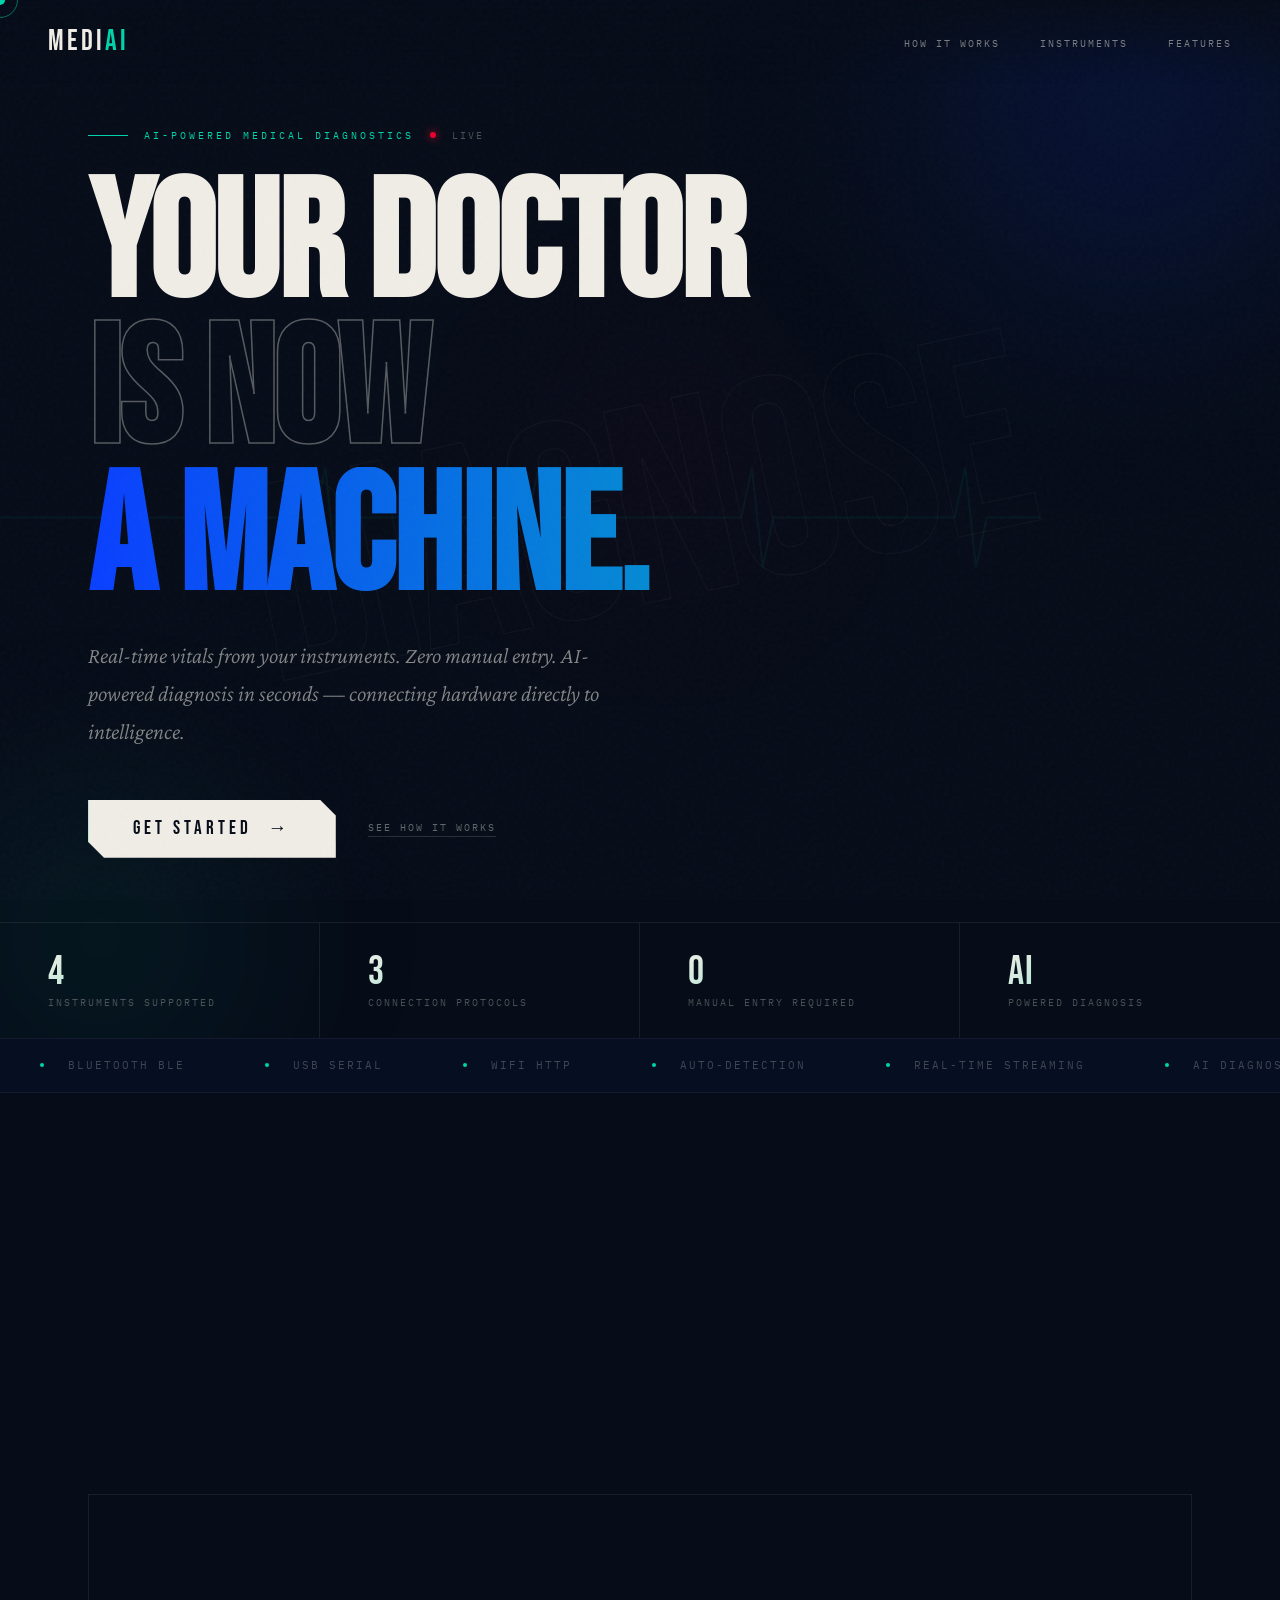
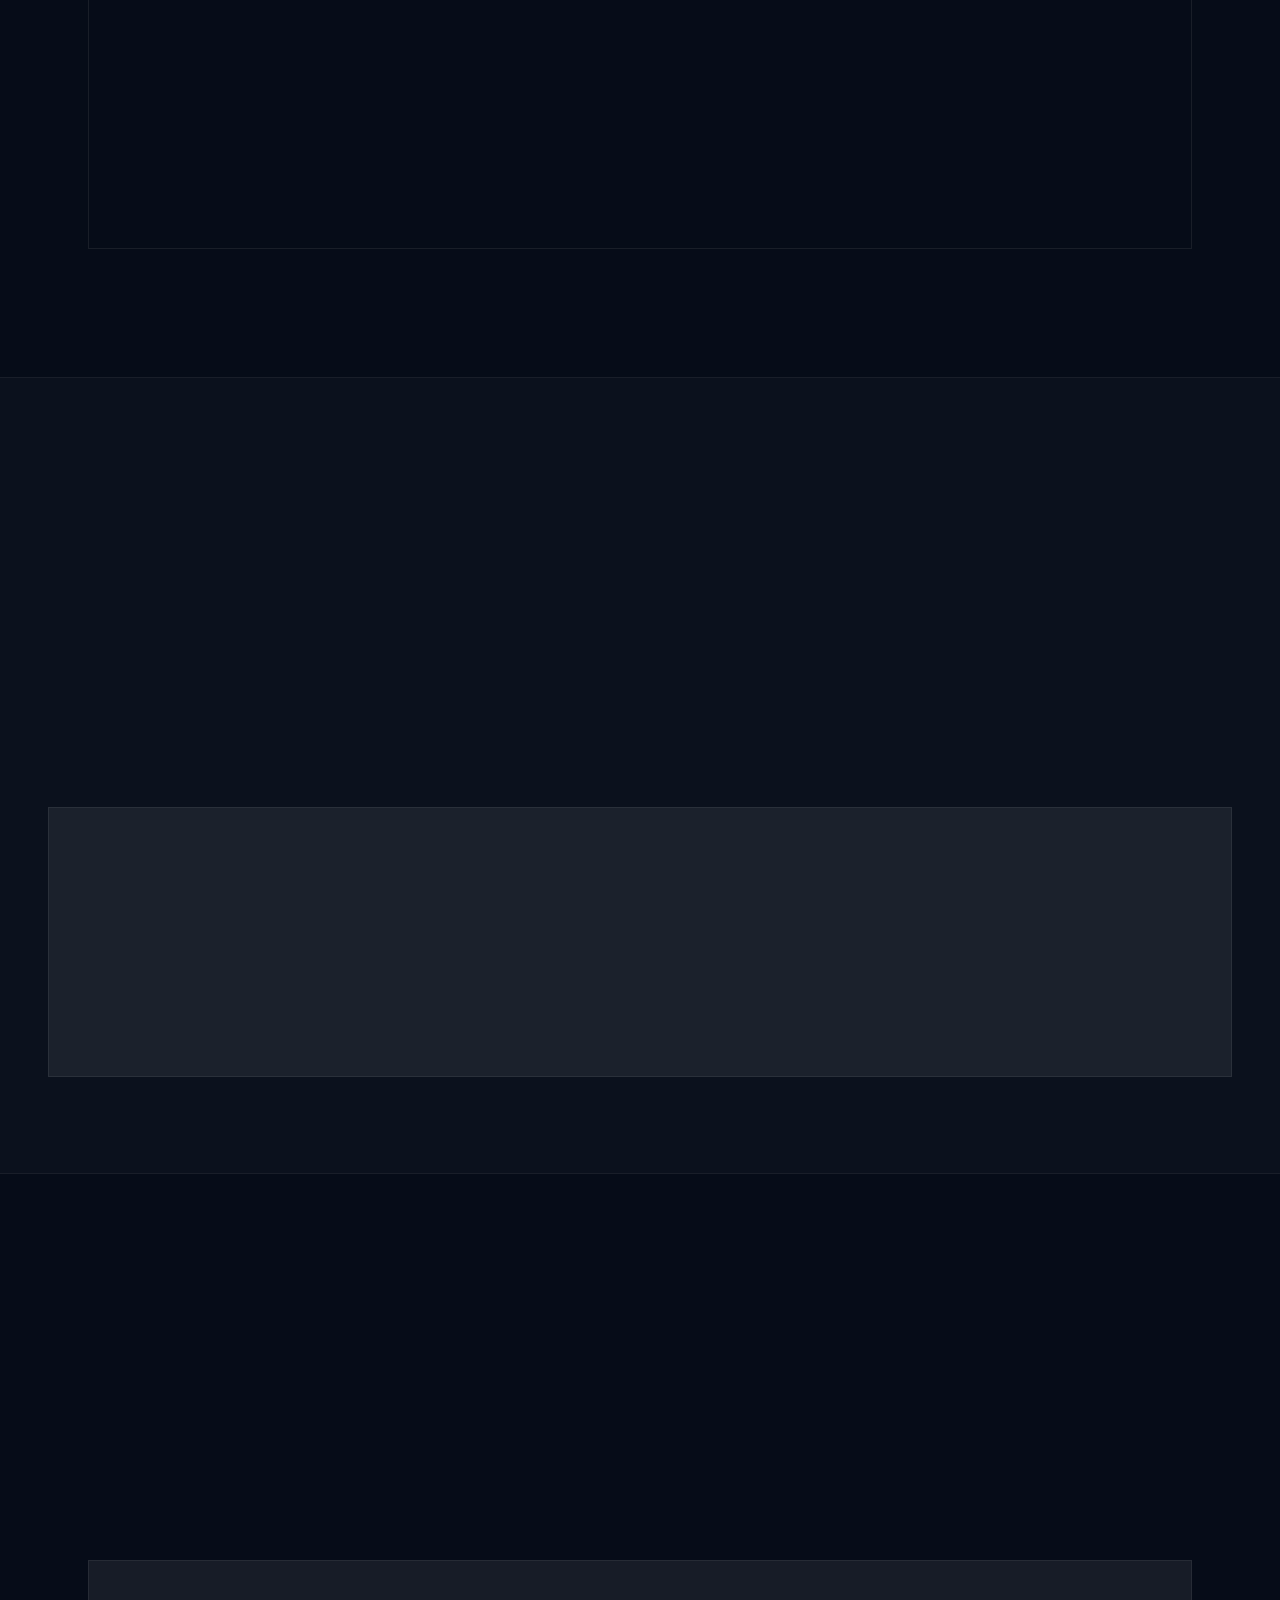
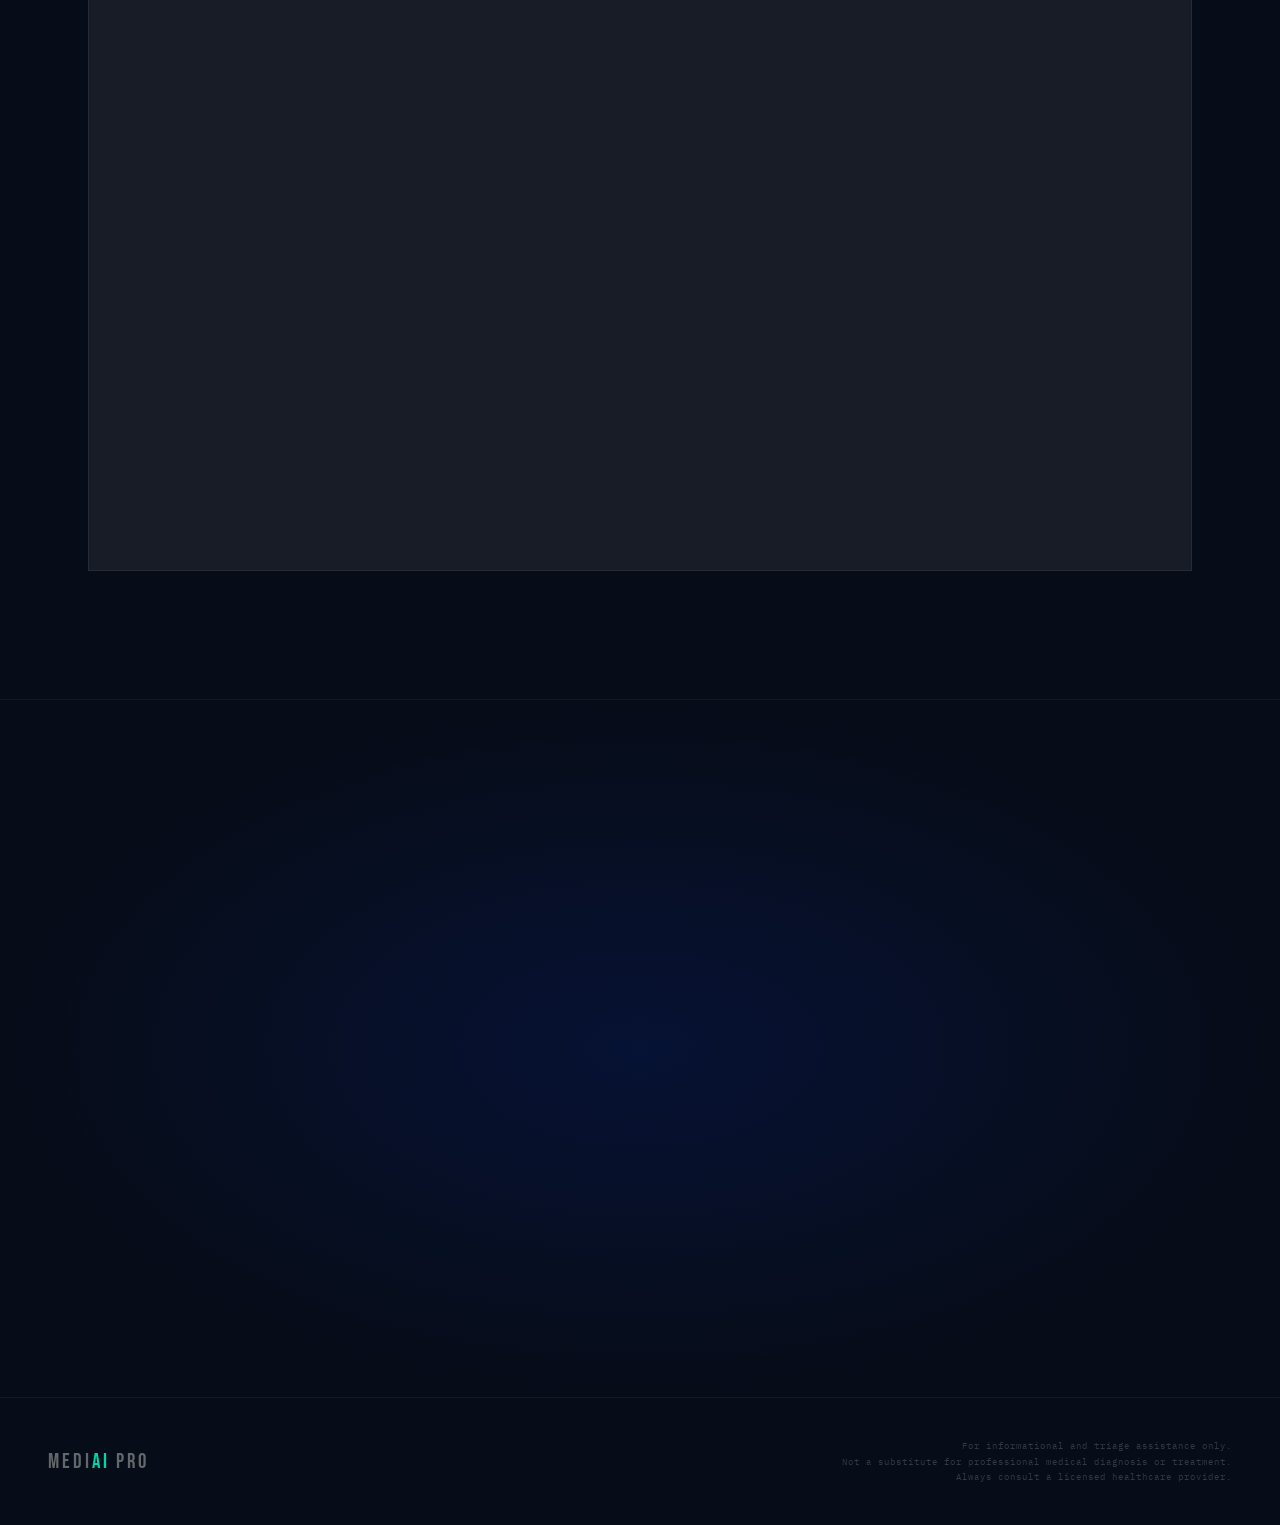
<file: lunching_page/index.html>
<!DOCTYPE html>
<html lang="en">
    <head>
        <meta charset="UTF-8">
        <meta name="viewport" content="width=device-width, initial-scale=1.0">
        <title>MediAI — The Future of Diagnostics</title>
        <link href="https://fonts.googleapis.com/css2?family=Bebas+Neue&family=Crimson+Pro:ital,wght@0,300;0,400;1,300;1,400&family=IBM+Plex+Mono:wght@300;400;500&display=swap" rel="stylesheet">
        <link rel="stylesheet" href="style.css">
    </head>
    <body>
        <div class="cursor" id="cursor"></div>
        <div class="cursor-ring" id="cursorRing"></div>

<!-- ── NAV ── -->
        <nav>
            <a class="nav-logo" href="#">Medi<span>AI</span></a>
            <ul class="nav-links">
                <li><a href="#how">How It Works</a></li>
                <li><a href="#instruments">Instruments</a></li>
                <li><a href="#features">Features</a></li>
            </ul>
        </nav>

<!-- ── HERO ── -->
        <section class="hero">

        <div class="orb orb-1"></div>
        <div class="orb orb-2"></div>
        <div class="orb orb-3"></div>

        <div class="hero-bg-text">DIAGNOSE</div>

  <!-- Animated ECG line -->
        <div class="ecg-container">
            <svg class="ecg-svg" viewBox="0 0 1200 120" preserveAspectRatio="none">
            <path id="ecgPath" d="M0,60 L100,60 L120,60 L130,10 L140,110 L150,60 L180,60 L300,60 L320,60 L330,10 L340,110 L350,60 L380,60 L500,60 L520,60 L530,10 L540,110 L550,60 L580,60 L700,60 L720,60 L730,10 L740,110 L750,60 L780,60 L900,60 L920,60 L930,10 L940,110 L950,60 L980,60 L1100,60 L1120,60 L1130,10 L1140,110 L1150,60 L1200,60"
                fill="none" stroke="rgba(0,212,170,1)" stroke-width="2">
                <animateTransform attributeName="transform" type="translate" from="-300,0" to="0,0" dur="2s" repeatCount="indefinite"/>
            </path>
            </svg>
        </div>

        <div class="hero-content">
            <div class="hero-eyebrow">
            <div class="eyebrow-line"></div>
            <span class="eyebrow-text">AI-Powered Medical Diagnostics</span>
            <div class="live-dot"></div>
            <span style="font-family:'IBM Plex Mono',monospace;font-size:0.6rem;color:rgba(240,237,230,0.3);letter-spacing:2px;text-transform:uppercase;">Live</span>
        </div>

    <h1 class="hero-headline">
      <span class="line-1">Your Doctor</span>
      <span class="line-2">Is Now</span>
      <span class="line-3">A Machine.</span>
    </h1>

    <p class="hero-sub">
      Real-time vitals from your instruments. Zero manual entry. 
      AI-powered diagnosis in seconds — connecting hardware directly to intelligence.
    </p>

    <div class="hero-cta-row">
      <a href="ai-doctor-hardware.html" class="btn-get-started">
        <span>Get Started</span>
        <span class="arrow">→</span>
      </a>
      <a href="#how" class="btn-secondary-link">See how it works</a>
    </div>
  </div>

  <div class="hero-stats">
    <div class="stat-item">
      <div class="stat-val">4</div>
      <div class="stat-label">Instruments Supported</div>
    </div>
    <div class="stat-item">
      <div class="stat-val">3</div>
      <div class="stat-label">Connection Protocols</div>
    </div>
    <div class="stat-item">
      <div class="stat-val">0</div>
      <div class="stat-label">Manual Entry Required</div>
    </div>
    <div class="stat-item">
      <div class="stat-val">AI</div>
      <div class="stat-label">Powered Diagnosis</div>
    </div>
  </div>
</section>

<!-- ── MARQUEE ── -->
<div class="marquee-wrap">
  <div class="marquee-track">
    <!-- Duplicated for seamless loop -->
    <div class="marquee-item"><div class="dot"></div>Bluetooth BLE</div>
    <div class="marquee-item"><div class="dot"></div>USB Serial</div>
    <div class="marquee-item"><div class="dot"></div>WiFi HTTP</div>
    <div class="marquee-item"><div class="dot"></div>Auto-Detection</div>
    <div class="marquee-item"><div class="dot"></div>Real-Time Streaming</div>
    <div class="marquee-item"><div class="dot"></div>AI Diagnostics</div>
    <div class="marquee-item"><div class="dot"></div>Zero Manual Entry</div>
    <div class="marquee-item"><div class="dot"></div>Clinical Accuracy</div>
    <div class="marquee-item"><div class="dot"></div>Thermometer</div>
    <div class="marquee-item"><div class="dot"></div>BP Monitor</div>
    <div class="marquee-item"><div class="dot"></div>Pulse Oximeter</div>
    <div class="marquee-item"><div class="dot"></div>Glucometer</div>
    <div class="marquee-item"><div class="dot"></div>Bluetooth BLE</div>
    <div class="marquee-item"><div class="dot"></div>USB Serial</div>
    <div class="marquee-item"><div class="dot"></div>WiFi HTTP</div>
    <div class="marquee-item"><div class="dot"></div>Auto-Detection</div>
    <div class="marquee-item"><div class="dot"></div>Real-Time Streaming</div>
    <div class="marquee-item"><div class="dot"></div>AI Diagnostics</div>
    <div class="marquee-item"><div class="dot"></div>Zero Manual Entry</div>
    <div class="marquee-item"><div class="dot"></div>Clinical Accuracy</div>
    <div class="marquee-item"><div class="dot"></div>Thermometer</div>
    <div class="marquee-item"><div class="dot"></div>BP Monitor</div>
    <div class="marquee-item"><div class="dot"></div>Pulse Oximeter</div>
    <div class="marquee-item"><div class="dot"></div>Glucometer</div>
  </div>
</div>

<!-- ── HOW IT WORKS ── -->
<div id="how">
  <div class="section">
    <div class="section-tag reveal">Process</div>
    <h2 class="section-title reveal reveal-delay-1">How It<br>Works.</h2>

    <div class="steps">
      <div class="step reveal" data-num="1">
        <span class="step-icon">🔌</span>
        <div class="step-title">Connect Your Instruments</div>
        <p class="step-desc">Plug in via Bluetooth BLE, USB Serial, or WiFi. The system auto-detects your device and begins streaming data instantly — no drivers, no setup.</p>
        <span class="step-tag">Auto Protocol Detection</span>
      </div>
      <div class="step reveal reveal-delay-1" data-num="2">
        <span class="step-icon">📡</span>
        <div class="step-title">Live Data Streams In</div>
        <p class="step-desc">Temperature, blood pressure, SpO₂, and glucose readings flow in automatically. Watch vitals update in real time with live waveforms and status indicators.</p>
        <span class="step-tag">Real-Time Streaming</span>
      </div>
      <div class="step reveal reveal-delay-2" data-num="3">
        <span class="step-icon">🧠</span>
        <div class="step-title">AI Diagnoses Instantly</div>
        <p class="step-desc">Claude AI cross-references all vitals with patient symptoms to deliver a full clinical report — primary diagnosis, severity, recommended tests, and red flags.</p>
        <span class="step-tag">Powered by Claude AI</span>
      </div>
    </div>
  </div>
</div>

<!-- ── INSTRUMENTS ── -->
<div id="instruments">
  <div class="instruments-showcase">
    <div class="instruments-inner">
      <div class="section-tag reveal">Supported Hardware</div>
      <h2 class="section-title reveal reveal-delay-1">Four<br>Instruments.</h2>
      <p class="reveal reveal-delay-2" style="font-size:1.1rem;color:rgba(240,237,230,0.4);font-style:italic;margin-top:0.5rem;max-width:500px;line-height:1.7;">Every device connects via three universal protocols — works with most consumer and clinical-grade hardware on the market.</p>

      <div class="instruments-grid">
        <div class="inst-card reveal">
          <span class="inst-emoji">🌡️</span>
          <div class="inst-name">Thermometer</div>
          <div class="inst-detail">
            Body Temperature<br>
            Normal: 97.0 – 99.5°F<br>
            Fever detection & tracking
          </div>
          <div class="inst-protocols">
            <span class="proto-badge">BLE</span>
            <span class="proto-badge">USB</span>
            <span class="proto-badge">WiFi</span>
          </div>
        </div>
        <div class="inst-card reveal reveal-delay-1">
          <span class="inst-emoji">🩺</span>
          <div class="inst-name">BP Monitor</div>
          <div class="inst-detail">
            Systolic / Diastolic<br>
            Normal: 90/60 – 130/85<br>
            Hypertension screening
          </div>
          <div class="inst-protocols">
            <span class="proto-badge">BLE</span>
            <span class="proto-badge">USB</span>
            <span class="proto-badge">WiFi</span>
          </div>
        </div>
        <div class="inst-card reveal reveal-delay-2">
          <span class="inst-emoji">🫁</span>
          <div class="inst-name">Pulse Oximeter</div>
          <div class="inst-detail">
            SpO₂ + Heart Rate<br>
            Normal: ≥95% · 60–100bpm<br>
            Respiratory monitoring
          </div>
          <div class="inst-protocols">
            <span class="proto-badge">BLE</span>
            <span class="proto-badge">USB</span>
            <span class="proto-badge">WiFi</span>
          </div>
        </div>
        <div class="inst-card reveal reveal-delay-3">
          <span class="inst-emoji">🩸</span>
          <div class="inst-name">Glucometer</div>
          <div class="inst-detail">
            Blood Glucose Level<br>
            Normal (fasting): 70–100 mg/dL<br>
            Diabetes management
          </div>
          <div class="inst-protocols">
            <span class="proto-badge">BLE</span>
            <span class="proto-badge">USB</span>
            <span class="proto-badge">WiFi</span>
          </div>
        </div>
      </div>
    </div>
  </div>
</div>

<!-- ── FEATURES ── -->
<div id="features">
  <div class="features-section">
    <div class="section-tag reveal">Capabilities</div>
    <h2 class="section-title reveal reveal-delay-1">Built for<br>Accuracy.</h2>

    <div class="features-grid">
      <div class="feat reveal">
        <div class="feat-num">01 — Connection</div>
        <div class="feat-title">Triple Protocol Support</div>
        <p class="feat-desc">Bluetooth BLE, USB Serial, and WiFi HTTP all supported simultaneously. The app connects to whichever protocol your device speaks.</p>
      </div>
      <div class="feat reveal reveal-delay-1">
        <div class="feat-num">02 — Intelligence</div>
        <div class="feat-title">Claude AI Diagnostic Engine</div>
        <p class="feat-desc">Powered by Anthropic's Claude — analyzes all vitals together with patient symptoms for differential diagnosis, not just individual readings.</p>
      </div>
      <div class="feat reveal">
        <div class="feat-num">03 — Alerts</div>
        <div class="feat-title">Abnormal Value Detection</div>
        <p class="feat-desc">Every reading is automatically flagged against clinical normal ranges. Color-coded indicators warn of borderline and critical values in real time.</p>
      </div>
      <div class="feat reveal reveal-delay-1">
        <div class="feat-num">04 — Report</div>
        <div class="feat-title">Full Clinical Report</div>
        <p class="feat-desc">Primary diagnosis, severity rating, clinical reasoning, differential diagnoses, recommended tests, immediate actions, and emergency red flags.</p>
      </div>
      <div class="feat reveal">
        <div class="feat-num">05 — Demo</div>
        <div class="feat-title">Simulation Mode</div>
        <p class="feat-desc">No hardware yet? Every instrument has a Demo mode that simulates realistic live readings — test the full system before your devices arrive.</p>
      </div>
      <div class="feat reveal reveal-delay-1">
        <div class="feat-num">06 — Privacy</div>
        <div class="feat-title">Runs in Your Browser</div>
        <p class="feat-desc">No data stored on any server. All hardware communication is direct from your browser to your device. Patient data never leaves your machine.</p>
      </div>
    </div>
  </div>
</div>

<!-- ── FINAL CTA ── -->
<section class="final-cta">
  <div class="final-bg"></div>
  <div class="final-cta-inner">
    <h2 class="final-headline reveal">
      Ready to<br><span class="accent">Diagnose?</span>
    </h2>
    <p class="final-sub reveal reveal-delay-1">Connect your instruments. Let the AI do the rest.</p>
    <div class="reveal reveal-delay-2">
      <a href="https://finance-data.page.gd/" class="btn-get-started" style="font-size:1.4rem;padding:1.3rem 3.5rem;display:inline-flex;">
        <span>Launch MediAI Pro</span>
        <span class="arrow" style="font-size:1.2rem">→</span>
      </a>
    </div>
  </div>
</section>


<footer>
  <div class="footer-brand">Medi<span>AI</span> Pro</div>
  <div class="footer-disc">
    For informational and triage assistance only.<br>
    Not a substitute for professional medical diagnosis or treatment.<br>
    Always consult a licensed healthcare provider.
  </div>
</footer>
</file>
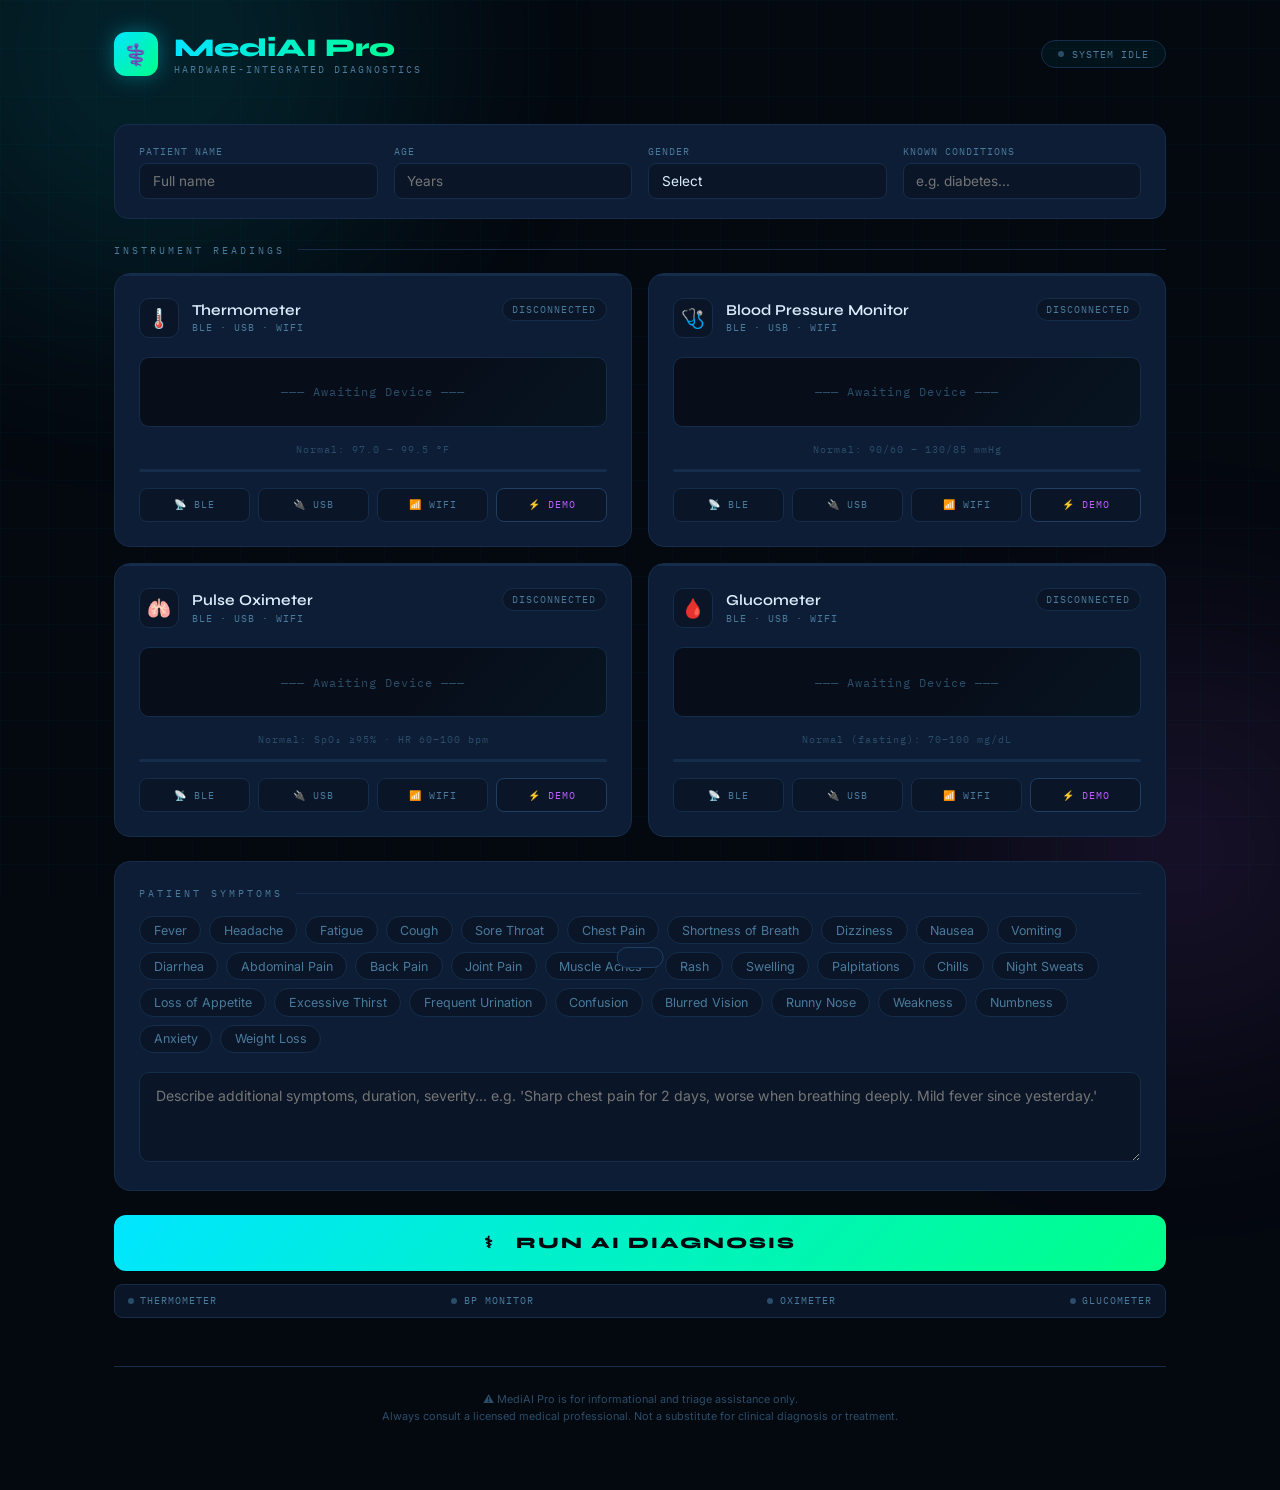
<file: doctor.html>
<!DOCTYPE html>
<html lang="en">
<head>
<meta charset="UTF-8">
<meta name="viewport" content="width=device-width, initial-scale=1.0">
<title>MediAI Pro — Hardware-Integrated Diagnostics</title>
<link href="https://fonts.googleapis.com/css2?family=IBM+Plex+Mono:wght@300;400;600&family=Syne:wght@400;600;800&family=Inter:wght@300;400;500&display=swap" rel="stylesheet">
<!-- <link rel="stylesheet" href="style.css"> -->
<style>
  :root {
  --bg: #04080f;
  --bg2: #070e1a;
  --surface: #0a1628;
  --card: #0d1d35;
  --border: #152d4a;
  --border2: #1e3f63;
  --cyan: #00e5ff;
  --green: #00ff88;
  --yellow: #ffd60a;
  --red: #ff3d5a;
  --purple: #bf5fff;
  --text: #ddeeff;
  --muted: #4a7a9b;
  --dim: #2a4d6a;
}
* { margin:0; padding:0; box-sizing:border-box; }
html { scroll-behavior: smooth; }

body {
  background: var(--bg);
  color: var(--text);
  font-family: 'Inter', sans-serif;
  min-height: 100vh;
  overflow-x: hidden;
}

/* Animated grid bg */
body::before {
  content: '';
  position: fixed;
  inset: 0;
  background-image:
    linear-gradient(rgba(0,229,255,0.025) 1px, transparent 1px),
    linear-gradient(90deg, rgba(0,229,255,0.025) 1px, transparent 1px);
  background-size: 48px 48px;
  animation: gridShift 20s linear infinite;
  pointer-events: none;
  z-index: 0;
}

@keyframes gridShift {
  0% { background-position: 0 0; }
  100% { background-position: 48px 48px; }
}

/* Glow blobs */
.blob {
  position: fixed;
  border-radius: 50%;
  filter: blur(120px);
  pointer-events: none;
  z-index: 0;
  opacity: 0.12;
}
.blob-1 { width: 500px; height: 500px; background: var(--cyan); top: -200px; left: -100px; }
.blob-2 { width: 400px; height: 400px; background: var(--purple); bottom: -150px; right: -100px; }

.app {
  position: relative;
  z-index: 1;
  max-width: 1100px;
  margin: 0 auto;
  padding: 2rem 1.5rem 4rem;
}

/* ── HEADER ── */
header {
  display: flex;
  align-items: center;
  justify-content: space-between;
  margin-bottom: 3rem;
  animation: fadeDown 0.7s ease;
}

.brand {
  display: flex;
  align-items: center;
  gap: 1rem;
}

.brand-icon {
  width: 44px; height: 44px;
  background: linear-gradient(135deg, var(--cyan), var(--green));
  border-radius: 12px;
  display: flex; align-items: center; justify-content: center;
  font-size: 1.3rem;
  box-shadow: 0 0 20px rgba(0,229,255,0.35);
}

.brand-name {
  font-family: 'Syne', sans-serif;
  font-weight: 800;
  font-size: 1.6rem;
  background: linear-gradient(90deg, var(--cyan), var(--green));
  -webkit-background-clip: text;
  -webkit-text-fill-color: transparent;
  background-clip: text;
}

.brand-tag {
  font-family: 'IBM Plex Mono', monospace;
  font-size: 0.6rem;
  color: var(--muted);
  letter-spacing: 2px;
  text-transform: uppercase;
}

.system-status {
  display: flex;
  align-items: center;
  gap: 0.5rem;
  background: rgba(0,229,255,0.05);
  border: 1px solid var(--border);
  border-radius: 100px;
  padding: 0.4rem 1rem;
  font-family: 'IBM Plex Mono', monospace;
  font-size: 0.65rem;
  color: var(--muted);
  letter-spacing: 1px;
}

.status-dot {
  width: 6px; height: 6px;
  border-radius: 50%;
  background: var(--dim);
  transition: all 0.3s;
}
.status-dot.ready { background: var(--green); box-shadow: 0 0 8px var(--green); animation: pulse 2s infinite; }
.status-dot.scanning { background: var(--yellow); box-shadow: 0 0 8px var(--yellow); animation: pulse 0.5s infinite; }
.status-dot.error { background: var(--red); box-shadow: 0 0 8px var(--red); }

/* ── PATIENT INFO BAR ── */
.patient-bar {
  background: var(--card);
  border: 1px solid var(--border);
  border-radius: 14px;
  padding: 1.2rem 1.5rem;
  display: grid;
  grid-template-columns: repeat(4, 1fr);
  gap: 1rem;
  margin-bottom: 1.5rem;
  animation: fadeUp 0.6s ease 0.1s both;
}

@media (max-width: 640px) { .patient-bar { grid-template-columns: 1fr 1fr; } }

.pfield label {
  font-size: 0.65rem;
  color: var(--muted);
  text-transform: uppercase;
  letter-spacing: 1px;
  display: block;
  margin-bottom: 0.3rem;
  font-family: 'IBM Plex Mono', monospace;
}

.pfield input, .pfield select {
  width: 100%;
  background: var(--surface);
  border: 1px solid var(--border);
  border-radius: 8px;
  padding: 0.55rem 0.8rem;
  color: var(--text);
  font-family: 'Inter', sans-serif;
  font-size: 0.85rem;
  outline: none;
  transition: border-color 0.2s;
  -webkit-appearance: none;
}

.pfield input:focus, .pfield select:focus { border-color: var(--cyan); }

/* ── INSTRUMENTS GRID ── */
.section-label {
  font-family: 'IBM Plex Mono', monospace;
  font-size: 0.65rem;
  letter-spacing: 3px;
  text-transform: uppercase;
  color: var(--muted);
  margin-bottom: 1rem;
  display: flex;
  align-items: center;
  gap: 0.8rem;
}
.section-label::after {
  content: '';
  flex: 1;
  height: 1px;
  background: var(--border);
}

.instruments-grid {
  display: grid;
  grid-template-columns: repeat(2, 1fr);
  gap: 1rem;
  margin-bottom: 1.5rem;
  animation: fadeUp 0.6s ease 0.2s both;
}

@media (max-width: 640px) { .instruments-grid { grid-template-columns: 1fr; } }

/* ── INSTRUMENT CARD ── */
.instrument-card {
  background: var(--card);
  border: 1px solid var(--border);
  border-radius: 16px;
  padding: 1.5rem;
  position: relative;
  overflow: hidden;
  transition: border-color 0.3s, box-shadow 0.3s;
}

.instrument-card::before {
  content: '';
  position: absolute;
  top: 0; left: 0; right: 0;
  height: 2px;
  background: var(--border);
  transition: background 0.3s;
}

.instrument-card.connected { border-color: rgba(0,255,136,0.3); box-shadow: 0 0 20px rgba(0,255,136,0.05); }
.instrument-card.connected::before { background: linear-gradient(90deg, var(--green), transparent); }
.instrument-card.reading { border-color: rgba(0,229,255,0.4); box-shadow: 0 0 20px rgba(0,229,255,0.08); }
.instrument-card.reading::before { background: linear-gradient(90deg, var(--cyan), var(--green)); animation: shimmer 1s ease infinite; }
.instrument-card.error { border-color: rgba(255,61,90,0.3); }
.instrument-card.error::before { background: var(--red); }

@keyframes shimmer {
  0%, 100% { opacity: 1; }
  50% { opacity: 0.4; }
}

.inst-header {
  display: flex;
  align-items: flex-start;
  justify-content: space-between;
  margin-bottom: 1.2rem;
}

.inst-meta { display: flex; align-items: center; gap: 0.8rem; }

.inst-icon {
  width: 40px; height: 40px;
  border-radius: 10px;
  display: flex; align-items: center; justify-content: center;
  font-size: 1.2rem;
  background: var(--surface);
  border: 1px solid var(--border);
}

.inst-name {
  font-family: 'Syne', sans-serif;
  font-weight: 600;
  font-size: 0.95rem;
  color: var(--text);
}

.inst-protocol {
  font-family: 'IBM Plex Mono', monospace;
  font-size: 0.6rem;
  color: var(--muted);
  letter-spacing: 1px;
  text-transform: uppercase;
  margin-top: 0.15rem;
}

.inst-state {
  font-family: 'IBM Plex Mono', monospace;
  font-size: 0.6rem;
  padding: 0.25rem 0.6rem;
  border-radius: 100px;
  border: 1px solid var(--border);
  background: var(--surface);
  color: var(--muted);
  text-transform: uppercase;
  letter-spacing: 1px;
  transition: all 0.3s;
  white-space: nowrap;
}

.inst-state.connected { background: rgba(0,255,136,0.1); border-color: rgba(0,255,136,0.3); color: var(--green); }
.inst-state.reading { background: rgba(0,229,255,0.1); border-color: rgba(0,229,255,0.3); color: var(--cyan); }
.inst-state.done { background: rgba(0,255,136,0.1); border-color: rgba(0,255,136,0.3); color: var(--green); }
.inst-state.error { background: rgba(255,61,90,0.1); border-color: rgba(255,61,90,0.3); color: var(--red); }
.inst-state.simulated { background: rgba(191,95,255,0.1); border-color: rgba(191,95,255,0.3); color: var(--purple); }

/* Reading display */
.reading-display {
  background: var(--bg2);
  border: 1px solid var(--border);
  border-radius: 10px;
  padding: 1rem;
  min-height: 70px;
  display: flex;
  align-items: center;
  justify-content: center;
  margin-bottom: 1rem;
  position: relative;
  overflow: hidden;
}

.reading-display::before {
  content: '';
  position: absolute;
  inset: 0;
  background: linear-gradient(135deg, transparent 60%, rgba(0,229,255,0.03));
}

.reading-value {
  font-family: 'IBM Plex Mono', monospace;
  font-size: 2.2rem;
  font-weight: 600;
  color: var(--cyan);
  text-align: center;
  line-height: 1;
  transition: all 0.3s;
}

.reading-unit {
  font-size: 0.75rem;
  color: var(--muted);
  margin-top: 0.2rem;
  text-align: center;
  font-family: 'IBM Plex Mono', monospace;
}

.reading-placeholder {
  font-family: 'IBM Plex Mono', monospace;
  font-size: 0.75rem;
  color: var(--dim);
  letter-spacing: 1px;
}

.reading-normal-range {
  font-family: 'IBM Plex Mono', monospace;
  font-size: 0.6rem;
  color: var(--dim);
  text-align: center;
  margin-bottom: 0.8rem;
  letter-spacing: 1px;
}

/* Status bar */
.reading-bar {
  height: 3px;
  background: var(--border);
  border-radius: 2px;
  margin-bottom: 1rem;
  overflow: hidden;
}
.reading-bar-fill {
  height: 100%;
  border-radius: 2px;
  width: 0%;
  transition: width 0.8s ease, background 0.3s;
}

/* Connect buttons */
.connect-row {
  display: flex;
  gap: 0.5rem;
}

.btn-connect {
  flex: 1;
  padding: 0.6rem 0.5rem;
  border-radius: 8px;
  border: 1px solid var(--border);
  background: var(--surface);
  color: var(--muted);
  font-family: 'IBM Plex Mono', monospace;
  font-size: 0.62rem;
  letter-spacing: 1px;
  text-transform: uppercase;
  cursor: pointer;
  transition: all 0.2s;
  display: flex;
  align-items: center;
  justify-content: center;
  gap: 0.3rem;
}

.btn-connect:hover {
  border-color: var(--cyan);
  color: var(--cyan);
  background: rgba(0,229,255,0.05);
}

.btn-connect.active {
  border-color: var(--cyan);
  color: var(--cyan);
  background: rgba(0,229,255,0.1);
  box-shadow: 0 0 10px rgba(0,229,255,0.15);
}

.btn-connect:disabled {
  opacity: 0.3;
  cursor: not-allowed;
}

.btn-connect.simulate {
  border-color: var(--border2);
  color: var(--purple);
}

.btn-connect.simulate:hover {
  border-color: var(--purple);
  background: rgba(191,95,255,0.07);
}

/* Live waveform canvas */
.waveform-canvas {
  width: 100%;
  height: 36px;
  display: none;
}
.instrument-card.reading .waveform-canvas { display: block; }

/* ── SYMPTOMS SECTION ── */
.symptoms-section {
  background: var(--card);
  border: 1px solid var(--border);
  border-radius: 16px;
  padding: 1.5rem;
  margin-bottom: 1.5rem;
  animation: fadeUp 0.6s ease 0.3s both;
}

.symptom-tags {
  display: flex;
  flex-wrap: wrap;
  gap: 0.5rem;
  margin-bottom: 1rem;
}

.stag {
  padding: 0.35rem 0.85rem;
  border-radius: 100px;
  border: 1px solid var(--border);
  background: var(--surface);
  color: var(--muted);
  font-size: 0.78rem;
  cursor: pointer;
  transition: all 0.2s;
  user-select: none;
}

.stag:hover { border-color: var(--cyan); color: var(--text); }
.stag.on { background: rgba(0,229,255,0.1); border-color: var(--cyan); color: var(--cyan); }

.symptom-input {
  width: 100%;
  background: var(--surface);
  border: 1px solid var(--border);
  border-radius: 10px;
  padding: 0.85rem 1rem;
  color: var(--text);
  font-family: 'Inter', sans-serif;
  font-size: 0.88rem;
  resize: vertical;
  min-height: 90px;
  outline: none;
  transition: border-color 0.2s;
  margin-top: 0.2rem;
}
.symptom-input:focus { border-color: var(--cyan); }

/* ── DIAGNOSE BUTTON ── */
.diagnose-wrap {
  animation: fadeUp 0.6s ease 0.4s both;
}

.btn-diagnose {
  width: 100%;
  padding: 1.15rem;
  background: linear-gradient(135deg, #00e5ff, #00ff88);
  border: none;
  border-radius: 12px;
  color: #04080f;
  font-family: 'Syne', sans-serif;
  font-size: 1rem;
  font-weight: 800;
  letter-spacing: 2px;
  text-transform: uppercase;
  cursor: pointer;
  transition: all 0.3s;
  position: relative;
  overflow: hidden;
}

.btn-diagnose::before {
  content: '';
  position: absolute;
  inset: 0;
  background: linear-gradient(135deg, #00ff88, #00e5ff);
  opacity: 0;
  transition: opacity 0.3s;
}

.btn-diagnose:hover { transform: translateY(-2px); box-shadow: 0 12px 40px rgba(0,229,255,0.3); }
.btn-diagnose:hover::before { opacity: 1; }
.btn-diagnose:disabled { opacity: 0.4; cursor: not-allowed; transform: none; box-shadow: none; }
.btn-diagnose span { position: relative; z-index: 1; }

.btn-readiness {
  display: flex;
  align-items: center;
  justify-content: space-between;
  margin-top: 0.8rem;
  padding: 0.6rem 0.8rem;
  background: var(--surface);
  border: 1px solid var(--border);
  border-radius: 8px;
}

.readiness-item {
  display: flex;
  align-items: center;
  gap: 0.4rem;
  font-family: 'IBM Plex Mono', monospace;
  font-size: 0.62rem;
  color: var(--muted);
  text-transform: uppercase;
  letter-spacing: 1px;
}

.r-dot {
  width: 6px; height: 6px;
  border-radius: 50%;
  background: var(--dim);
  transition: all 0.3s;
  flex-shrink: 0;
}

.r-dot.ok { background: var(--green); box-shadow: 0 0 6px var(--green); }
.r-dot.warn { background: var(--yellow); }
.r-dot.sim { background: var(--purple); box-shadow: 0 0 6px var(--purple); }

/* ── LOADING ── */
#loadingOverlay {
  display: none;
  position: fixed;
  inset: 0;
  background: rgba(4,8,15,0.92);
  backdrop-filter: blur(8px);
  z-index: 100;
  align-items: center;
  justify-content: center;
  flex-direction: column;
  gap: 2rem;
}

#loadingOverlay.visible { display: flex; }

.loading-orb {
  width: 100px; height: 100px;
  position: relative;
}

.orb-core {
  position: absolute;
  inset: 20px;
  border-radius: 50%;
  background: radial-gradient(circle, var(--cyan), var(--green));
  display: flex; align-items: center; justify-content: center;
  font-size: 1.5rem;
  animation: orbPulse 1.5s ease-in-out infinite;
  box-shadow: 0 0 40px rgba(0,229,255,0.5);
}

.orb-ring {
  position: absolute;
  inset: 0;
  border-radius: 50%;
  border: 2px solid var(--cyan);
  animation: orbRing 2s ease-out infinite;
}

.orb-ring:nth-child(2) { animation-delay: 0.5s; }
.orb-ring:nth-child(3) { animation-delay: 1s; }

@keyframes orbRing {
  0% { transform: scale(0.6); opacity: 1; }
  100% { transform: scale(1.8); opacity: 0; }
}

@keyframes orbPulse {
  0%, 100% { transform: scale(1); }
  50% { transform: scale(1.08); }
}

.loading-stages {
  display: flex;
  flex-direction: column;
  align-items: center;
  gap: 0.5rem;
}

.loading-stage-text {
  font-family: 'IBM Plex Mono', monospace;
  font-size: 0.75rem;
  color: var(--cyan);
  letter-spacing: 3px;
  text-transform: uppercase;
  animation: textPulse 1s ease-in-out infinite;
}

.loading-sub {
  font-size: 0.8rem;
  color: var(--muted);
}

@keyframes textPulse {
  0%, 100% { opacity: 1; }
  50% { opacity: 0.3; }
}

/* ── RESULTS ── */
#resultsSection {
  display: none;
  animation: fadeUp 0.5s ease;
}

#resultsSection.visible { display: block; }

.result-header {
  background: var(--card);
  border: 1px solid var(--border);
  border-radius: 16px;
  padding: 2rem;
  margin-bottom: 1rem;
  position: relative;
  overflow: hidden;
}

.result-header::before {
  content: '';
  position: absolute;
  top: 0; left: 0; right: 0;
  height: 3px;
  background: linear-gradient(90deg, var(--cyan), var(--green), var(--purple));
}

.result-top {
  display: flex;
  align-items: flex-start;
  justify-content: space-between;
  gap: 1rem;
  margin-bottom: 1.5rem;
}

.result-diagnosis-name {
  font-family: 'Syne', sans-serif;
  font-weight: 800;
  font-size: clamp(1.4rem, 4vw, 2rem);
  line-height: 1.1;
  color: var(--text);
}

.result-timestamp {
  font-family: 'IBM Plex Mono', monospace;
  font-size: 0.62rem;
  color: var(--muted);
  margin-top: 0.3rem;
  letter-spacing: 1px;
}

.severity-pill {
  padding: 0.4rem 1rem;
  border-radius: 100px;
  font-family: 'IBM Plex Mono', monospace;
  font-size: 0.65rem;
  font-weight: 600;
  letter-spacing: 2px;
  text-transform: uppercase;
  white-space: nowrap;
  flex-shrink: 0;
}

.sev-low { background: rgba(0,255,136,0.12); border: 1px solid rgba(0,255,136,0.3); color: var(--green); }
.sev-moderate { background: rgba(255,214,10,0.12); border: 1px solid rgba(255,214,10,0.3); color: var(--yellow); }
.sev-high { background: rgba(255,61,90,0.12); border: 1px solid rgba(255,61,90,0.3); color: var(--red); }

.vitals-chips {
  display: flex;
  flex-wrap: wrap;
  gap: 0.5rem;
  padding-top: 1.5rem;
  border-top: 1px solid var(--border);
}

.vchip {
  background: var(--surface);
  border: 1px solid var(--border);
  border-radius: 8px;
  padding: 0.5rem 0.8rem;
  text-align: center;
}

.vchip-val {
  font-family: 'IBM Plex Mono', monospace;
  font-size: 1rem;
  font-weight: 600;
  color: var(--cyan);
}

.vchip.abnormal .vchip-val { color: var(--red); }
.vchip.borderline .vchip-val { color: var(--yellow); }

.vchip-label {
  font-size: 0.6rem;
  color: var(--muted);
  text-transform: uppercase;
  letter-spacing: 1px;
  margin-top: 0.15rem;
  font-family: 'IBM Plex Mono', monospace;
  white-space: nowrap;
}

.vchip-src {
  font-size: 0.55rem;
  color: var(--dim);
  font-family: 'IBM Plex Mono', monospace;
  margin-top: 0.1rem;
}

.result-body {
  background: var(--card);
  border: 1px solid var(--border);
  border-radius: 16px;
  padding: 2rem;
  margin-bottom: 1rem;
}

.result-content {
  font-size: 0.92rem;
  line-height: 1.85;
  color: #aaccdd;
}

.result-content strong {
  color: var(--cyan);
  font-weight: 600;
}

.btn-new {
  width: 100%;
  padding: 0.9rem;
  background: transparent;
  border: 1px solid var(--border2);
  border-radius: 12px;
  color: var(--muted);
  font-family: 'IBM Plex Mono', monospace;
  font-size: 0.75rem;
  letter-spacing: 2px;
  text-transform: uppercase;
  cursor: pointer;
  transition: all 0.3s;
  margin-top: 1rem;
}

.btn-new:hover { border-color: var(--cyan); color: var(--cyan); background: rgba(0,229,255,0.04); }

.toast {
  position: fixed;
  bottom: 2rem;
  left: 50%;
  transform: translateX(-50%) translateY(100px);
  background: var(--card);
  border: 1px solid var(--border2);
  border-radius: 100px;
  padding: 0.6rem 1.4rem;
  font-family: 'IBM Plex Mono', monospace;
  font-size: 0.72rem;
  color: var(--text);
  letter-spacing: 1px;
  z-index: 200;
  transition: transform 0.4s cubic-bezier(0.34, 1.56, 0.64, 1);
  white-space: nowrap;
}
.toast.show { transform: translateX(-50%) translateY(0); }
.toast.success { border-color: rgba(0,255,136,0.4); color: var(--green); }
.toast.error-t { border-color: rgba(255,61,90,0.4); color: var(--red); }

/* Animations */
@keyframes fadeDown { from { opacity:0; transform:translateY(-15px); } to { opacity:1; transform:translateY(0); } }
@keyframes fadeUp { from { opacity:0; transform:translateY(15px); } to { opacity:1; transform:translateY(0); } }
@keyframes pulse { 0%,100% { opacity:1; transform:scale(1); } 50% { opacity:0.5; transform:scale(1.4); } }

.disclaimer {
  text-align: center;
  font-size: 0.68rem;
  color: var(--dim);
  margin-top: 3rem;
  padding-top: 1.5rem;
  border-top: 1px solid var(--border);
  line-height: 1.6;
}
</style>
</head>
<body>
<div class="blob blob-1"></div>
<div class="blob blob-2"></div>

<div class="app">

  <header>
    <div class="brand">
      <div class="brand-icon">⚕️</div>
      <div>
        <div class="brand-name">MediAI Pro</div>
        <div class="brand-tag">Hardware-Integrated Diagnostics</div>
      </div>
    </div>
    <div class="system-status">
      <div class="status-dot" id="systemDot"></div>
      <span id="systemStatusText">SYSTEM IDLE</span>
    </div>
  </header>

  <!-- PATIENT BAR -->
  <div class="patient-bar">
    <div class="pfield">
      <label>Patient Name</label>
      <input type="text" id="patName" placeholder="Full name">
    </div>
    <div class="pfield">
      <label>Age</label>
      <input type="number" id="patAge" placeholder="Years" min="0" max="120">
    </div>
    <div class="pfield">
      <label>Gender</label>
      <select id="patGender">
        <option value="">Select</option>
        <option>Male</option>
        <option>Female</option>
        <option>Other</option>
      </select>
    </div>
    <div class="pfield">
      <label>Known Conditions</label>
      <input type="text" id="patHistory" placeholder="e.g. diabetes...">
    </div>
  </div>

  <!-- INSTRUMENTS -->
  <div class="section-label">Instrument Readings</div>

  <div class="instruments-grid" id="instrumentsGrid">

    <!-- Thermometer -->
    <div class="instrument-card" id="card-thermo">
      <div class="inst-header">
        <div class="inst-meta">
          <div class="inst-icon">🌡️</div>
          <div>
            <div class="inst-name">Thermometer</div>
            <div class="inst-protocol" id="proto-thermo">BLE · USB · WiFi</div>
          </div>
        </div>
        <div class="inst-state" id="state-thermo">Disconnected</div>
      </div>
      <div class="reading-display" id="display-thermo">
        <div class="reading-placeholder">——— Awaiting Device ———</div>
      </div>
      <div class="reading-normal-range">Normal: 97.0 – 99.5 °F</div>
      <div class="reading-bar"><div class="reading-bar-fill" id="bar-thermo"></div></div>
      <canvas class="waveform-canvas" id="wave-thermo"></canvas>
      <div class="connect-row">
        <button class="btn-connect" onclick="connectBLE('thermo')" id="ble-thermo">📡 BLE</button>
        <button class="btn-connect" onclick="connectSerial('thermo')" id="ser-thermo">🔌 USB</button>
        <button class="btn-connect" onclick="connectWiFi('thermo')" id="wifi-thermo">📶 WiFi</button>
        <button class="btn-connect simulate" onclick="simulateDevice('thermo')">⚡ Demo</button>
      </div>
    </div>

    <!-- BP Monitor -->
    <div class="instrument-card" id="card-bp">
      <div class="inst-header">
        <div class="inst-meta">
          <div class="inst-icon">🩺</div>
          <div>
            <div class="inst-name">Blood Pressure Monitor</div>
            <div class="inst-protocol" id="proto-bp">BLE · USB · WiFi</div>
          </div>
        </div>
        <div class="inst-state" id="state-bp">Disconnected</div>
      </div>
      <div class="reading-display" id="display-bp">
        <div class="reading-placeholder">——— Awaiting Device ———</div>
      </div>
      <div class="reading-normal-range">Normal: 90/60 – 130/85 mmHg</div>
      <div class="reading-bar"><div class="reading-bar-fill" id="bar-bp"></div></div>
      <canvas class="waveform-canvas" id="wave-bp"></canvas>
      <div class="connect-row">
        <button class="btn-connect" onclick="connectBLE('bp')" id="ble-bp">📡 BLE</button>
        <button class="btn-connect" onclick="connectSerial('bp')" id="ser-bp">🔌 USB</button>
        <button class="btn-connect" onclick="connectWiFi('bp')" id="wifi-bp">📶 WiFi</button>
        <button class="btn-connect simulate" onclick="simulateDevice('bp')">⚡ Demo</button>
      </div>
    </div>

    <!-- Pulse Oximeter -->
    <div class="instrument-card" id="card-spo2">
      <div class="inst-header">
        <div class="inst-meta">
          <div class="inst-icon">🫁</div>
          <div>
            <div class="inst-name">Pulse Oximeter</div>
            <div class="inst-protocol" id="proto-spo2">BLE · USB · WiFi</div>
          </div>
        </div>
        <div class="inst-state" id="state-spo2">Disconnected</div>
      </div>
      <div class="reading-display" id="display-spo2">
        <div class="reading-placeholder">——— Awaiting Device ———</div>
      </div>
      <div class="reading-normal-range">Normal: SpO₂ ≥95% · HR 60–100 bpm</div>
      <div class="reading-bar"><div class="reading-bar-fill" id="bar-spo2"></div></div>
      <canvas class="waveform-canvas" id="wave-spo2"></canvas>
      <div class="connect-row">
        <button class="btn-connect" onclick="connectBLE('spo2')" id="ble-spo2">📡 BLE</button>
        <button class="btn-connect" onclick="connectSerial('spo2')" id="ser-spo2">🔌 USB</button>
        <button class="btn-connect" onclick="connectWiFi('spo2')" id="wifi-spo2">📶 WiFi</button>
        <button class="btn-connect simulate" onclick="simulateDevice('spo2')">⚡ Demo</button>
      </div>
    </div>

    <!-- Glucometer -->
    <div class="instrument-card" id="card-glucose">
      <div class="inst-header">
        <div class="inst-meta">
          <div class="inst-icon">🩸</div>
          <div>
            <div class="inst-name">Glucometer</div>
            <div class="inst-protocol" id="proto-glucose">BLE · USB · WiFi</div>
          </div>
        </div>
        <div class="inst-state" id="state-glucose">Disconnected</div>
      </div>
      <div class="reading-display" id="display-glucose">
        <div class="reading-placeholder">——— Awaiting Device ———</div>
      </div>
      <div class="reading-normal-range">Normal (fasting): 70–100 mg/dL</div>
      <div class="reading-bar"><div class="reading-bar-fill" id="bar-glucose"></div></div>
      <canvas class="waveform-canvas" id="wave-glucose"></canvas>
      <div class="connect-row">
        <button class="btn-connect" onclick="connectBLE('glucose')" id="ble-glucose">📡 BLE</button>
        <button class="btn-connect" onclick="connectSerial('glucose')" id="ser-glucose">🔌 USB</button>
        <button class="btn-connect" onclick="connectWiFi('glucose')" id="wifi-glucose">📶 WiFi</button>
        <button class="btn-connect simulate" onclick="simulateDevice('glucose')">⚡ Demo</button>
      </div>
    </div>

  </div>

  <!-- SYMPTOMS -->
  <div class="symptoms-section">
    <div class="section-label" style="margin-bottom:1rem">Patient Symptoms</div>
    <div class="symptom-tags" id="symTags"></div>
    <textarea class="symptom-input" id="symText" placeholder="Describe additional symptoms, duration, severity... e.g. 'Sharp chest pain for 2 days, worse when breathing deeply. Mild fever since yesterday.'"></textarea>
  </div>

  <!-- DIAGNOSE -->
  <div class="diagnose-wrap">
    <button class="btn-diagnose" onclick="runDiagnosis()" id="btnDiagnose">
      <span>⚕ &nbsp; Run AI Diagnosis</span>
    </button>
    <div class="btn-readiness">
      <div class="readiness-item"><div class="r-dot" id="rd-thermo"></div>Thermometer</div>
      <div class="readiness-item"><div class="r-dot" id="rd-bp"></div>BP Monitor</div>
      <div class="readiness-item"><div class="r-dot" id="rd-spo2"></div>Oximeter</div>
      <div class="readiness-item"><div class="r-dot" id="rd-glucose"></div>Glucometer</div>
    </div>
  </div>

  <!-- RESULTS -->
  <div id="resultsSection">
    <div style="height:2rem"></div>
    <div class="section-label">Diagnostic Report</div>

    <div class="result-header">
      <div class="result-top">
        <div>
          <div class="result-diagnosis-name" id="rDiagName">—</div>
          <div class="result-timestamp" id="rTimestamp"></div>
        </div>
        <div class="severity-pill" id="rSeverity">—</div>
      </div>
      <div class="vitals-chips" id="rVitalsChips"></div>
    </div>

    <div class="result-body">
      <div class="result-content" id="rContent"></div>
    </div>

    <button class="btn-new" onclick="resetAll()">↺ &nbsp; New Patient Consultation</button>
  </div>

  <div class="disclaimer">
    ⚠️ MediAI Pro is for informational and triage assistance only.<br>
    Always consult a licensed medical professional. Not a substitute for clinical diagnosis or treatment.
  </div>

</div>

<!-- Loading Overlay -->
<div id="loadingOverlay">
  <div class="loading-orb">
    <div class="orb-ring"></div>
    <div class="orb-ring"></div>
    <div class="orb-ring"></div>
    <div class="orb-core">🔬</div>
  </div>
  <div class="loading-stages">
    <div class="loading-stage-text" id="loadStageText">Initializing...</div>
    <div class="loading-sub">AI analysis in progress</div>
  </div>
</div>

<!-- Toast -->
<div class="toast" id="toast"></div>
<script>
// ════════════════════════════════════════════
// STATE
// ════════════════════════════════════════════
const readings = { thermo: null, bp: null, spo2: null, glucose: null };
const connectionType = { thermo: null, bp: null, spo2: null, glucose: null };
const simIntervals = {};
const wavePoints = { thermo: [], bp: [], spo2: [], glucose: [] };

// BLE UUIDs (standard GATT health profiles)
const BLE_CONFIG = {
  thermo: {
    service: '00001809-0000-1000-8000-00805f9b34fb',
    char: '00002a1c-0000-1000-8000-00805f9b34fb',
    name: 'Health Thermometer'
  },
  bp: {
    service: '00001810-0000-1000-8000-00805f9b34fb',
    char: '00002a35-0000-1000-8000-00805f9b34fb',
    name: 'Blood Pressure'
  },
  spo2: {
    service: '00001822-0000-1000-8000-00805f9b34fb',
    char: '00002a5f-0000-1000-8000-00805f9b34fb',
    name: 'Pulse Oximeter'
  },
  glucose: {
    service: '00001808-0000-1000-8000-00805f9b34fb',
    char: '00002a18-0000-1000-8000-00805f9b34fb',
    name: 'Glucose'
  }
};

// Normal ranges for color coding
const NORMAL = {
  thermo: { min: 97.0, max: 99.5, absMin: 93, absMax: 108 },
  bp_sys: { min: 90, max: 130 },
  bp_dia: { min: 60, max: 85 },
  spo2: { min: 95, max: 100, absMin: 80, absMax: 100 },
  hr: { min: 60, max: 100, absMin: 30, absMax: 200 },
  glucose: { min: 70, max: 100, absMin: 40, absMax: 500 }
};

// ════════════════════════════════════════════
// SYMPTOMS
// ════════════════════════════════════════════
const SYMS = ["Fever","Headache","Fatigue","Cough","Sore Throat","Chest Pain",
  "Shortness of Breath","Dizziness","Nausea","Vomiting","Diarrhea",
  "Abdominal Pain","Back Pain","Joint Pain","Muscle Aches","Rash",
  "Swelling","Palpitations","Chills","Night Sweats","Loss of Appetite",
  "Excessive Thirst","Frequent Urination","Confusion","Blurred Vision",
  "Runny Nose","Weakness","Numbness","Anxiety","Weight Loss"];

const selectedSyms = new Set();
const tagsCont = document.getElementById('symTags');
SYMS.forEach(s => {
  const t = document.createElement('div');
  t.className = 'stag';
  t.textContent = s;
  t.onclick = () => {
    if (selectedSyms.has(s)) { selectedSyms.delete(s); t.classList.remove('on'); }
    else { selectedSyms.add(s); t.classList.add('on'); }
  };
  tagsCont.appendChild(t);
});

// ════════════════════════════════════════════
// TOAST
// ════════════════════════════════════════════
function toast(msg, type = '') {
  const el = document.getElementById('toast');
  el.textContent = msg;
  el.className = `toast ${type} show`;
  setTimeout(() => el.classList.remove('show'), 3000);
}

// ════════════════════════════════════════════
// UI HELPERS
// ════════════════════════════════════════════
function setCardState(id, state) {
  const card = document.getElementById(`card-${id}`);
  card.className = `instrument-card ${state}`;
  const stateEl = document.getElementById(`state-${id}`);
  const labels = { connected:'Connected', reading:'Reading...', done:'Done', error:'Error', simulated:'Simulated', '':'Disconnected' };
  stateEl.textContent = labels[state] || state;
  stateEl.className = `inst-state ${state}`;
}

function setReadingDisplay(id, html) {
  document.getElementById(`display-${id}`).innerHTML = html;
}

function updateBar(id, pct, color) {
  const bar = document.getElementById(`bar-${id}`);
  bar.style.width = Math.min(100, Math.max(0, pct)) + '%';
  bar.style.background = color;
}

function updateReadiness(id, state) {
  const dot = document.getElementById(`rd-${id}`);
  dot.className = `r-dot ${state}`;
}

function setSystemStatus(state, text) {
  document.getElementById('systemDot').className = `status-dot ${state}`;
  document.getElementById('systemStatusText').textContent = text;
}

// ════════════════════════════════════════════
// READING RENDERER
// ════════════════════════════════════════════
function renderReading(id, data) {
  readings[id] = data;
  setCardState(id, 'done');

  let html = '';
  let pct = 50;
  let color = 'var(--green)';
  let abnormal = false;

  if (id === 'thermo') {
    const f = data.tempF;
    abnormal = f < NORMAL.thermo.min || f > NORMAL.thermo.max;
    if (f > 103) color = 'var(--red)';
    else if (abnormal) color = 'var(--yellow)';
    pct = ((f - NORMAL.thermo.absMin) / (NORMAL.thermo.absMax - NORMAL.thermo.absMin)) * 100;
    html = `<div><div class="reading-value" style="color:${abnormal ? color : 'var(--cyan)'}">${f.toFixed(1)}</div><div class="reading-unit">°F (${((f-32)*5/9).toFixed(1)} °C)</div></div>`;
  }
  else if (id === 'bp') {
    const s = data.sys, d = data.dia;
    const sAbn = s < NORMAL.bp_sys.min || s > NORMAL.bp_sys.max;
    const dAbn = d < NORMAL.bp_dia.min || d > NORMAL.bp_dia.max;
    abnormal = sAbn || dAbn;
    if (s > 160 || d > 100) color = 'var(--red)';
    else if (abnormal) color = 'var(--yellow)';
    pct = ((s - 60) / (200 - 60)) * 100;
    html = `<div><div class="reading-value" style="color:${abnormal ? color : 'var(--cyan)'};font-size:1.6rem">${s}/${d}</div><div class="reading-unit">mmHg · Pulse: ${data.pulse} bpm</div></div>`;
  }
  else if (id === 'spo2') {
    const sp = data.spo2, hr = data.hr;
    abnormal = sp < NORMAL.spo2.min;
    if (sp < 90) color = 'var(--red)';
    else if (sp < 95) color = 'var(--yellow)';
    pct = ((sp - 80) / 20) * 100;
    html = `<div><div class="reading-value" style="color:${abnormal ? color : 'var(--cyan)'}">${sp}%</div><div class="reading-unit">SpO₂ · HR: ${hr} bpm</div></div>`;
  }
  else if (id === 'glucose') {
    const g = data.glucose;
    abnormal = g < NORMAL.glucose.min || g > NORMAL.glucose.max;
    if (g > 200 || g < 60) color = 'var(--red)';
    else if (abnormal) color = 'var(--yellow)';
    pct = ((g - 40) / (300 - 40)) * 100;
    html = `<div><div class="reading-value" style="color:${abnormal ? color : 'var(--cyan)'}">${g}</div><div class="reading-unit">mg/dL (fasting)</div></div>`;
  }

  setReadingDisplay(id, html);
  updateBar(id, pct, color);
  updateReadiness(id, abnormal ? 'warn' : 'ok');
  checkAllReady();
}

function checkAllReady() {
  const allDone = Object.values(readings).every(r => r !== null);
  const someData = Object.values(readings).some(r => r !== null);
  if (allDone) {
    setSystemStatus('ready', 'ALL SENSORS READY');
    toast('✓ All instruments connected — Ready to diagnose', 'success');
  } else if (someData) {
    setSystemStatus('scanning', 'PARTIAL DATA');
  }
}

// ════════════════════════════════════════════
// BLE CONNECTION
// ════════════════════════════════════════════
async function connectBLE(id) {
  if (!navigator.bluetooth) {
    toast('⚠ Web Bluetooth not supported. Use Chrome on PC/Android', 'error-t');
    return;
  }
  try {
    setSystemStatus('scanning', `SCANNING BLE — ${id.toUpperCase()}`);
    setCardState(id, 'reading');
    document.getElementById(`proto-${id}`).textContent = 'Bluetooth BLE';
    toast(`Scanning for ${BLE_CONFIG[id].name} device...`);

    const device = await navigator.bluetooth.requestDevice({
      filters: [{ services: [BLE_CONFIG[id].service] }],
      optionalServices: [BLE_CONFIG[id].service]
    });

    toast(`Connecting to ${device.name || 'device'}...`);
    const server = await device.gatt.connect();
    const service = await server.getPrimaryService(BLE_CONFIG[id].service);
    const char = await service.getCharacteristic(BLE_CONFIG[id].char);

    connectionType[id] = 'BLE';
    document.getElementById(`ble-${id}`).classList.add('active');

    await char.startNotifications();
    char.addEventListener('characteristicvaluechanged', (e) => {
      const raw = parseBLEValue(id, e.target.value);
      if (raw) renderReading(id, raw);
    });

    setCardState(id, 'connected');
    toast(`✓ ${device.name || 'Device'} connected via BLE`, 'success');

  } catch(err) {
    setCardState(id, 'error');
    setSystemStatus('error', 'BLE ERROR');
    console.error(err);
    if (err.name === 'NotFoundError') toast('No device selected', '');
    else toast(`BLE Error: ${err.message}`, 'error-t');
  }
}

function parseBLEValue(id, dataView) {
  try {
    if (id === 'thermo') {
      const flags = dataView.getUint8(0);
      let temp = (dataView.getUint8(1) | (dataView.getUint8(2) << 8) | (dataView.getUint8(3) << 16));
      const exp = dataView.getInt8(4);
      const celsius = temp * Math.pow(10, exp);
      return { tempF: celsius * 9/5 + 32, tempC: celsius };
    }
    if (id === 'bp') {
      const flags = dataView.getUint8(0);
      const sys = dataView.getUint16(1, true);
      const dia = dataView.getUint16(3, true);
      const pulse = dataView.getUint16(14, true);
      return { sys, dia, pulse };
    }
    if (id === 'spo2') {
      const flags = dataView.getUint8(0);
      const spo2 = dataView.getUint8(1);
      const hr = dataView.getUint16(3, true);
      return { spo2, hr };
    }
    if (id === 'glucose') {
      const glucose = Math.round(dataView.getFloat32(3, true) * 100000);
      return { glucose };
    }
  } catch(e) { console.warn('BLE parse error', e); return null; }
}

// ════════════════════════════════════════════
// WEB SERIAL (USB)
// ════════════════════════════════════════════
async function connectSerial(id) {
  if (!navigator.serial) {
    toast('⚠ Web Serial requires Chrome on PC. Try USB with Chrome browser.', 'error-t');
    return;
  }
  try {
    setCardState(id, 'reading');
    setSystemStatus('scanning', `USB SERIAL — ${id.toUpperCase()}`);
    document.getElementById(`proto-${id}`).textContent = 'USB Serial';
    toast(`Select USB port for ${id}...`);

    const port = await navigator.serial.requestPort();
    await port.open({ baudRate: 9600 });

    connectionType[id] = 'SERIAL';
    document.getElementById(`ser-${id}`).classList.add('active');
    setCardState(id, 'connected');
    toast(`✓ USB Serial connected for ${id}`, 'success');

    const reader = port.readable.getReader();
    let buffer = '';

    (async () => {
      while (true) {
        const { value, done } = await reader.read();
        if (done) break;
        buffer += new TextDecoder().decode(value);
        const lines = buffer.split('\n');
        buffer = lines.pop();
        for (const line of lines) {
          const parsed = parseSerialLine(id, line.trim());
          if (parsed) renderReading(id, parsed);
        }
      }
    })();

  } catch(err) {
    setCardState(id, 'error');
    if (err.name !== 'NotFoundError') toast(`Serial Error: ${err.message}`, 'error-t');
    else toast('No port selected', '');
  }
}

function parseSerialLine(id, line) {
  // Expected JSON format from microcontroller: {"temp":98.6} or {"sys":120,"dia":80,"pulse":72}
  try {
    const data = JSON.parse(line);
    if (id === 'thermo' && data.temp) return { tempF: data.temp, tempC: (data.temp - 32) * 5/9 };
    if (id === 'bp' && data.sys) return { sys: data.sys, dia: data.dia, pulse: data.pulse || 72 };
    if (id === 'spo2' && data.spo2) return { spo2: data.spo2, hr: data.hr || 75 };
    if (id === 'glucose' && data.glucose) return { glucose: data.glucose };
  } catch(e) {
    // Try plain value format: "98.6" or "120/80"
    if (id === 'thermo') { const v = parseFloat(line); if (v > 90 && v < 110) return { tempF: v, tempC:(v-32)*5/9 }; }
    if (id === 'spo2') { const v = parseInt(line); if (v > 50 && v <= 100) return { spo2: v, hr: 75 }; }
    if (id === 'glucose') { const v = parseInt(line); if (v > 30 && v < 600) return { glucose: v }; }
    if (id === 'bp' && line.includes('/')) {
      const [s, d] = line.split('/').map(Number);
      if (s > 50 && s < 250) return { sys: s, dia: d, pulse: 72 };
    }
  }
  return null;
}

// ════════════════════════════════════════════
// WiFi HTTP POLLING
// ════════════════════════════════════════════
async function connectWiFi(id) {
  const ip = prompt(`Enter device IP address for ${id.toUpperCase()} (e.g. 192.168.1.105):`, '192.168.1.100');
  if (!ip) return;

  const port = prompt('Enter port (default 80):', '80');
  const endpoint = `http://${ip}:${port || 80}/data`;

  setCardState(id, 'reading');
  setSystemStatus('scanning', `WIFI POLLING — ${id.toUpperCase()}`);
  document.getElementById(`proto-${id}`).textContent = `WiFi · ${ip}`;
  document.getElementById(`wifi-${id}`).classList.add('active');
  toast(`Connecting to ${endpoint}...`);

  let failCount = 0;
  connectionType[id] = 'WiFi';

  const pollInterval = setInterval(async () => {
    try {
      const res = await fetch(endpoint, { signal: AbortSignal.timeout(3000) });
      const data = await res.json();

      failCount = 0;
      setCardState(id, 'connected');

      const parsed = parseWiFiData(id, data);
      if (parsed) renderReading(id, parsed);

    } catch(err) {
      failCount++;
      if (failCount >= 3) {
        clearInterval(pollInterval);
        setCardState(id, 'error');
        toast(`WiFi device ${id} unreachable`, 'error-t');
      }
    }
  }, 2000);

  simIntervals[`wifi-${id}`] = pollInterval;
}

function parseWiFiData(id, data) {
  if (id === 'thermo') return data.temp ? { tempF: data.temp, tempC: (data.temp-32)*5/9 } : null;
  if (id === 'bp') return data.sys ? { sys: data.sys, dia: data.dia, pulse: data.pulse || 72 } : null;
  if (id === 'spo2') return data.spo2 ? { spo2: data.spo2, hr: data.hr || 75 } : null;
  if (id === 'glucose') return data.glucose ? { glucose: data.glucose } : null;
  return null;
}

// ════════════════════════════════════════════
// SIMULATION (Demo Mode)
// ════════════════════════════════════════════
const SIM_VALUES = {
  thermo: () => ({ tempF: +(98 + Math.random() * 3.5).toFixed(1) }),
  bp: () => {
    const sys = Math.round(110 + Math.random() * 50);
    const dia = Math.round(65 + Math.random() * 30);
    return { sys, dia, pulse: Math.round(60 + Math.random() * 50) };
  },
  spo2: () => ({ spo2: Math.round(92 + Math.random() * 8), hr: Math.round(58 + Math.random() * 50) }),
  glucose: () => ({ glucose: Math.round(75 + Math.random() * 100) })
};

function simulateDevice(id) {
  if (simIntervals[id]) {
    clearInterval(simIntervals[id]);
    delete simIntervals[id];
  }

  setCardState(id, 'reading');
  document.getElementById(`proto-${id}`).textContent = 'Simulation Mode';
  connectionType[id] = 'SIMULATED';
  toast(`⚡ Simulating ${id} sensor readings...`);

  // Animate waveform
  startWaveform(id);

  // First reading
  setTimeout(() => {
    const data = SIM_VALUES[id]();
    data._simulated = true;
    renderReading(id, data);

    // Continuous live updates
    simIntervals[id] = setInterval(() => {
      const live = SIM_VALUES[id]();
      live._simulated = true;
      renderReading(id, live);
    }, 4000);

    updateReadiness(id, 'sim');
  }, 1200);
}

// ════════════════════════════════════════════
// WAVEFORM ANIMATION
// ════════════════════════════════════════════
function startWaveform(id) {
  const canvas = document.getElementById(`wave-${id}`);
  const ctx = canvas.getContext('2d');
  canvas.width = canvas.offsetWidth || 300;
  canvas.height = 36;

  wavePoints[id] = [];
  let x = 0;

  const waveInterval = setInterval(() => {
    if (!document.getElementById(`card-${id}`).classList.contains('reading') &&
        !document.getElementById(`card-${id}`).classList.contains('done')) {
      clearInterval(waveInterval);
      return;
    }

    x++;
    const y = 18 + Math.sin(x * 0.3) * 10 + (Math.random() - 0.5) * 4;
    wavePoints[id].push({ x: (x % (canvas.width / 2)) * 2, y });
    if (wavePoints[id].length > canvas.width / 2) wavePoints[id].shift();

    ctx.clearRect(0, 0, canvas.width, canvas.height);
    ctx.strokeStyle = 'rgba(0,229,255,0.4)';
    ctx.lineWidth = 1.5;
    ctx.beginPath();
    wavePoints[id].forEach((p, i) => {
      if (i === 0) ctx.moveTo(p.x, p.y);
      else ctx.lineTo(p.x, p.y);
    });
    ctx.stroke();
  }, 60);
}

// ════════════════════════════════════════════
// DIAGNOSIS
// ════════════════════════════════════════════
const STAGES = [
  'PARSING VITAL READINGS...',
  'CROSS-REFERENCING SYMPTOM MATRIX...',
  'RUNNING DIFFERENTIAL DIAGNOSIS...',
  'EVALUATING COMPLICATION RISKS...',
  'COMPILING CLINICAL REPORT...'
];

async function runDiagnosis() {
  const hasAny = Object.values(readings).some(r => r !== null);
  if (!hasAny) {
    toast('⚠ Connect at least one instrument or use Demo mode', 'error-t');
    return;
  }

  document.getElementById('btnDiagnose').disabled = true;

  // Show loading
  const overlay = document.getElementById('loadingOverlay');
  overlay.classList.add('visible');
  let si = 0;
  const stageInterval = setInterval(() => {
    document.getElementById('loadStageText').textContent = STAGES[si % STAGES.length];
    si++;
  }, 1200);

  // Build prompt
  const thermo = readings.thermo;
  const bp = readings.bp;
  const spo2 = readings.spo2;
  const glucose = readings.glucose;
  const simNote = Object.entries(connectionType).filter(([,v]) => v === 'SIMULATED').map(([k]) => k).join(', ');

  const vitalsBlock = [
    thermo ? `- Body Temperature: ${thermo.tempF.toFixed(1)}°F (${thermo.tempC ? thermo.tempC.toFixed(1) : ((thermo.tempF-32)*5/9).toFixed(1)}°C)` : null,
    bp ? `- Blood Pressure: ${bp.sys}/${bp.dia} mmHg  |  Pulse: ${bp.pulse} bpm` : null,
    spo2 ? `- SpO₂: ${spo2.spo2}%  |  Heart Rate: ${spo2.hr} bpm` : null,
    glucose ? `- Blood Glucose: ${glucose.glucose} mg/dL` : null,
  ].filter(Boolean).join('\n');

  const prompt = `You are an expert AI medical diagnostic system with access to real-time instrument data. Analyze all readings carefully and provide a thorough clinical assessment.

PATIENT PROFILE:
- Name: ${document.getElementById('patName').value || 'Not provided'}
- Age: ${document.getElementById('patAge').value || 'Not provided'}
- Gender: ${document.getElementById('patGender').value || 'Not provided'}
- Known Conditions/Medications: ${document.getElementById('patHistory').value || 'None reported'}

INSTRUMENT READINGS (auto-captured from medical hardware):
${vitalsBlock || 'No readings captured'}
${simNote ? `[Note: Simulated data for: ${simNote}]` : '[Source: Live hardware instruments]'}

SYMPTOMS REPORTED BY PATIENT:
${[...selectedSyms].join(', ') || 'None selected'}

PATIENT DESCRIPTION:
${document.getElementById('symText').value || 'No additional description provided'}

─────────────────────────────────────
Please provide a structured clinical diagnostic report with these sections:

**PRIMARY DIAGNOSIS** — State the most likely condition(s). Be specific.

**SEVERITY** — One word: LOW, MODERATE, or HIGH

**VITAL SIGNS ANALYSIS** — Analyze each instrument reading. Flag all abnormal values and explain clinical significance.

**CLINICAL REASONING** — How do the vitals + symptoms together point to this diagnosis?

**DIFFERENTIAL DIAGNOSES** — List 2–3 alternative possibilities to consider.

**RECOMMENDED INVESTIGATIONS** — Specific tests (lab, imaging, etc.) to confirm diagnosis.

**IMMEDIATE MANAGEMENT** — What the patient should do RIGHT NOW.

**EMERGENCY RED FLAGS** — Signs that require immediate ER visit.

Be detailed, clinically accurate, and use accessible language. Do not hedge excessively.`;

  try {
    const res = await fetch('https://api.anthropic.com/v1/messages', {
      method: 'POST',
      headers: { 'Content-Type': 'application/json' },
      body: JSON.stringify({
        model: 'claude-sonnet-4-20250514',
        max_tokens: 1000,
        messages: [{ role: 'user', content: prompt }]
      })
    });

    const data = await res.json();
    const text = data.content?.map(b => b.text || '').join('\n') || 'Unable to generate report.';

    clearInterval(stageInterval);
    overlay.classList.remove('visible');

    displayResults(text);

  } catch(err) {
    clearInterval(stageInterval);
    overlay.classList.remove('visible');
    document.getElementById('btnDiagnose').disabled = false;
    toast('Connection error. Please retry.', 'error-t');
    console.error(err);
  }
}

function displayResults(text) {
  // Parse severity
  let sev = 'moderate', sevText = 'Moderate Risk', sevClass = 'sev-moderate';
  if (/SEVERITY[:\s*]+LOW/i.test(text)) { sev='low'; sevText='Low Risk'; sevClass='sev-low'; }
  else if (/SEVERITY[:\s*]+HIGH/i.test(text)) { sev='high'; sevText='High Risk ⚠'; sevClass='sev-high'; }

  // Parse diagnosis name
  let diagName = 'Diagnostic Assessment';
  const dm = text.match(/PRIMARY DIAGNOSIS[^:]*:\s*\*?\*?([^\n*]+)/i);
  if (dm) diagName = dm[1].trim().replace(/\*+/g,'');

  // Timestamp
  const now = new Date();
  const ts = now.toLocaleDateString('en-GB', { day:'2-digit', month:'short', year:'numeric' }) + ' · ' +
             now.toLocaleTimeString('en-GB', { hour:'2-digit', minute:'2-digit' });

  document.getElementById('rDiagName').textContent = diagName;
  document.getElementById('rTimestamp').textContent = `Generated ${ts}`;

  const pill = document.getElementById('rSeverity');
  pill.textContent = sevText;
  pill.className = `severity-pill ${sevClass}`;

  // Vitals chips
  const chips = document.getElementById('rVitalsChips');
  chips.innerHTML = '';

  const makeChip = (val, label, src, abnormal, borderline) => {
    const chip = document.createElement('div');
    chip.className = `vchip ${abnormal ? 'abnormal' : borderline ? 'borderline' : ''}`;
    chip.innerHTML = `<div class="vchip-val">${val}</div><div class="vchip-label">${label}</div><div class="vchip-src">${src}</div>`;
    chips.appendChild(chip);
  };

  if (readings.thermo) {
    const f = readings.thermo.tempF;
    makeChip(`${f.toFixed(1)}°F`, 'Temperature', connectionType.thermo, f > 103 || f < 96, f > 99.5 || f < 97);
  }
  if (readings.bp) {
    const abn = readings.bp.sys > 140 || readings.bp.dia > 90 || readings.bp.sys < 90;
    makeChip(`${readings.bp.sys}/${readings.bp.dia}`, 'BP mmHg', connectionType.bp, abn, readings.bp.sys > 130);
    makeChip(`${readings.bp.pulse} bpm`, 'Pulse', connectionType.bp, readings.bp.pulse > 100 || readings.bp.pulse < 60, false);
  }
  if (readings.spo2) {
    makeChip(`${readings.spo2.spo2}%`, 'SpO₂', connectionType.spo2, readings.spo2.spo2 < 90, readings.spo2.spo2 < 95);
    makeChip(`${readings.spo2.hr} bpm`, 'Heart Rate', connectionType.spo2, readings.spo2.hr > 100 || readings.spo2.hr < 60, false);
  }
  if (readings.glucose) {
    const g = readings.glucose.glucose;
    makeChip(`${g} mg/dL`, 'Glucose', connectionType.glucose, g > 200 || g < 60, g > 100 || g < 70);
  }

  // Format content
  const formatted = text
    .replace(/\*\*([^*]+)\*\*/g, '<strong>$1</strong>')
    .replace(/\n/g, '<br>');
  document.getElementById('rContent').innerHTML = formatted;

  const resultsSection = document.getElementById('resultsSection');
  resultsSection.classList.add('visible');
  resultsSection.scrollIntoView({ behavior: 'smooth', block: 'start' });

  document.getElementById('btnDiagnose').disabled = false;
  toast('✓ Diagnosis complete', 'success');
  setSystemStatus('ready', 'DIAGNOSIS COMPLETE');
}

// ════════════════════════════════════════════
// RESET
// ════════════════════════════════════════════
function resetAll() {
  // Clear simulations
  Object.keys(simIntervals).forEach(k => { clearInterval(simIntervals[k]); delete simIntervals[k]; });

  // Reset readings
  Object.keys(readings).forEach(k => readings[k] = null);
  Object.keys(connectionType).forEach(k => connectionType[k] = null);

  // Reset cards
  ['thermo','bp','spo2','glucose'].forEach(id => {
    setCardState(id, '');
    setReadingDisplay(id, '<div class="reading-placeholder">——— Awaiting Device ———</div>');
    updateBar(id, 0, 'var(--green)');
    document.getElementById(`proto-${id}`).textContent = 'BLE · USB · WiFi';
    document.querySelectorAll(`[id$=-${id}]`).forEach(b => b.classList.remove('active'));
    document.getElementById(`rd-${id}`).className = 'r-dot';
    wavePoints[id] = [];
  });

  // Reset symptoms
  selectedSyms.clear();
  document.querySelectorAll('.stag').forEach(t => t.classList.remove('on'));
  document.getElementById('symText').value = '';

  // Reset patient
  ['patName','patAge','patHistory'].forEach(id => document.getElementById(id).value = '');
  document.getElementById('patGender').value = '';

  // Hide results
  document.getElementById('resultsSection').classList.remove('visible');

  setSystemStatus('', 'SYSTEM IDLE');
  document.getElementById('btnDiagnose').disabled = false;
  window.scrollTo({ top: 0, behavior: 'smooth' });
  toast('System reset — ready for new patient');
}

</script>

</body>
</html>
</file>
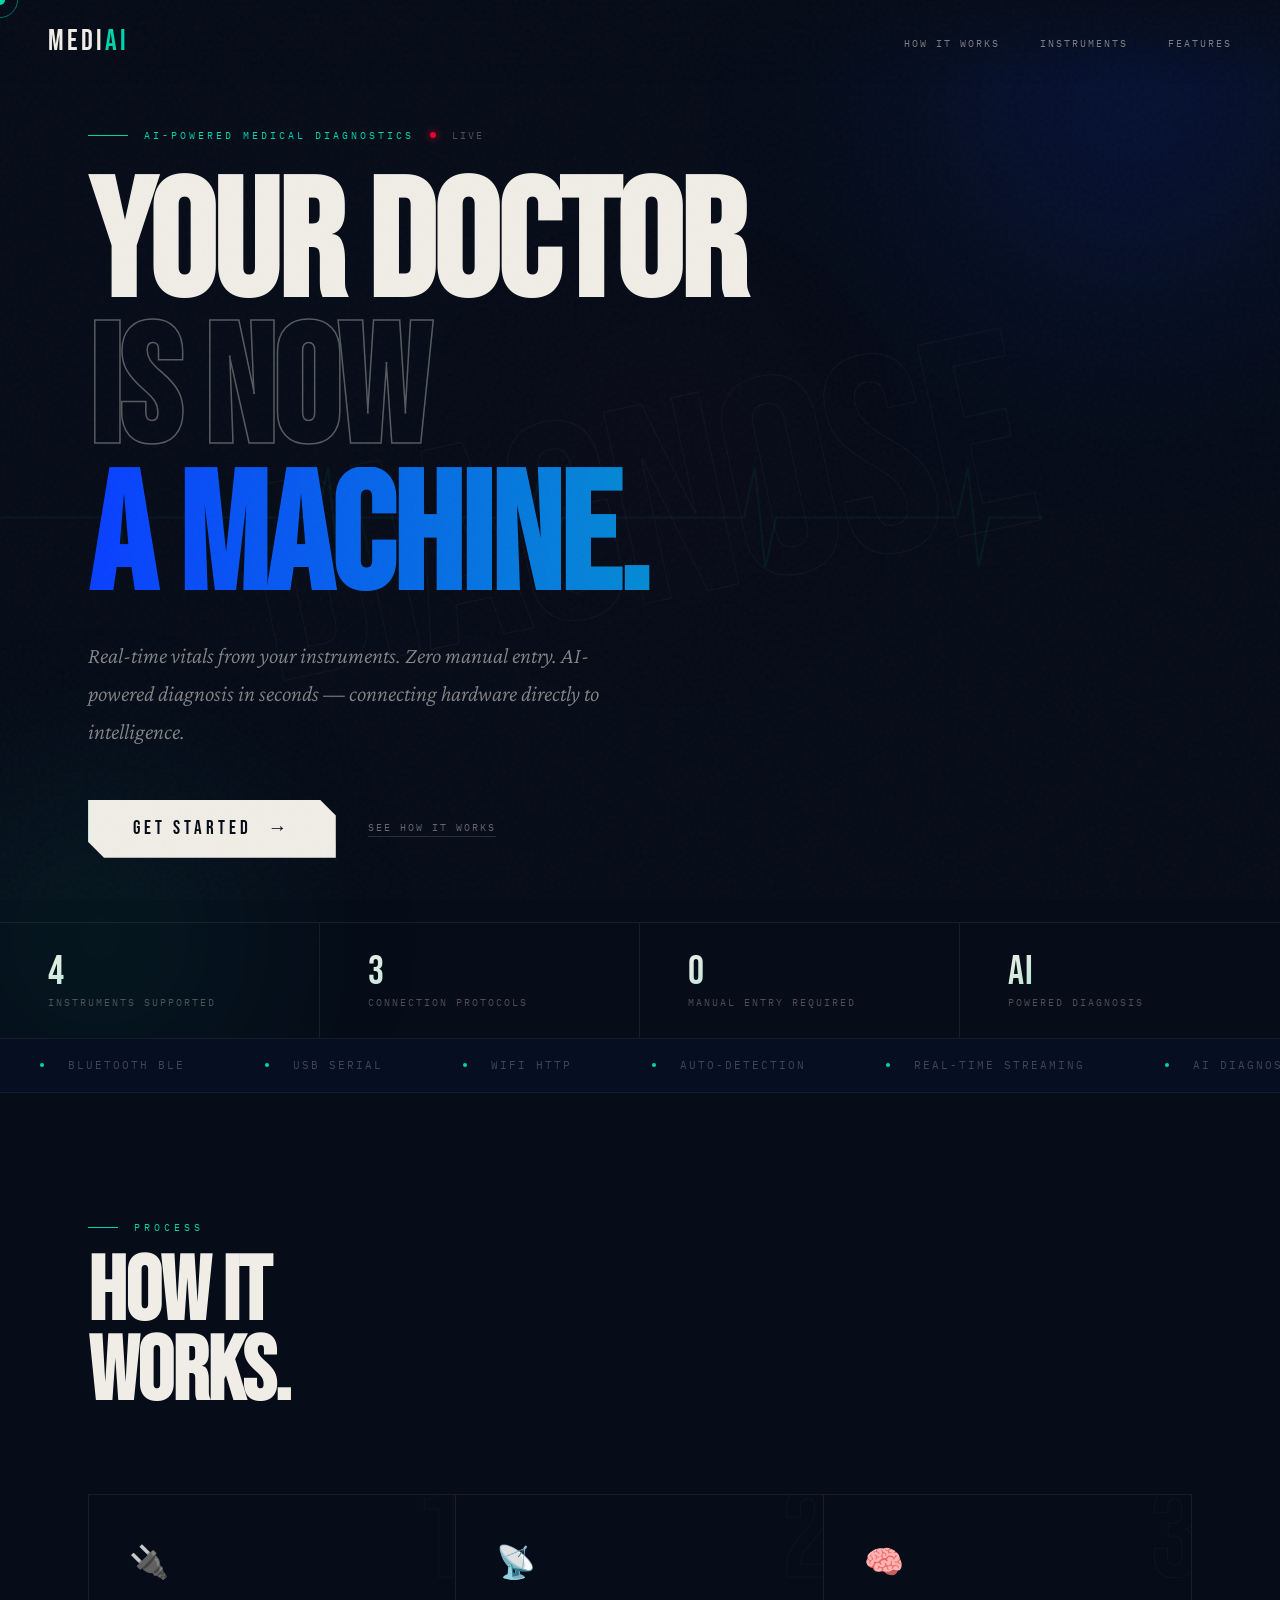
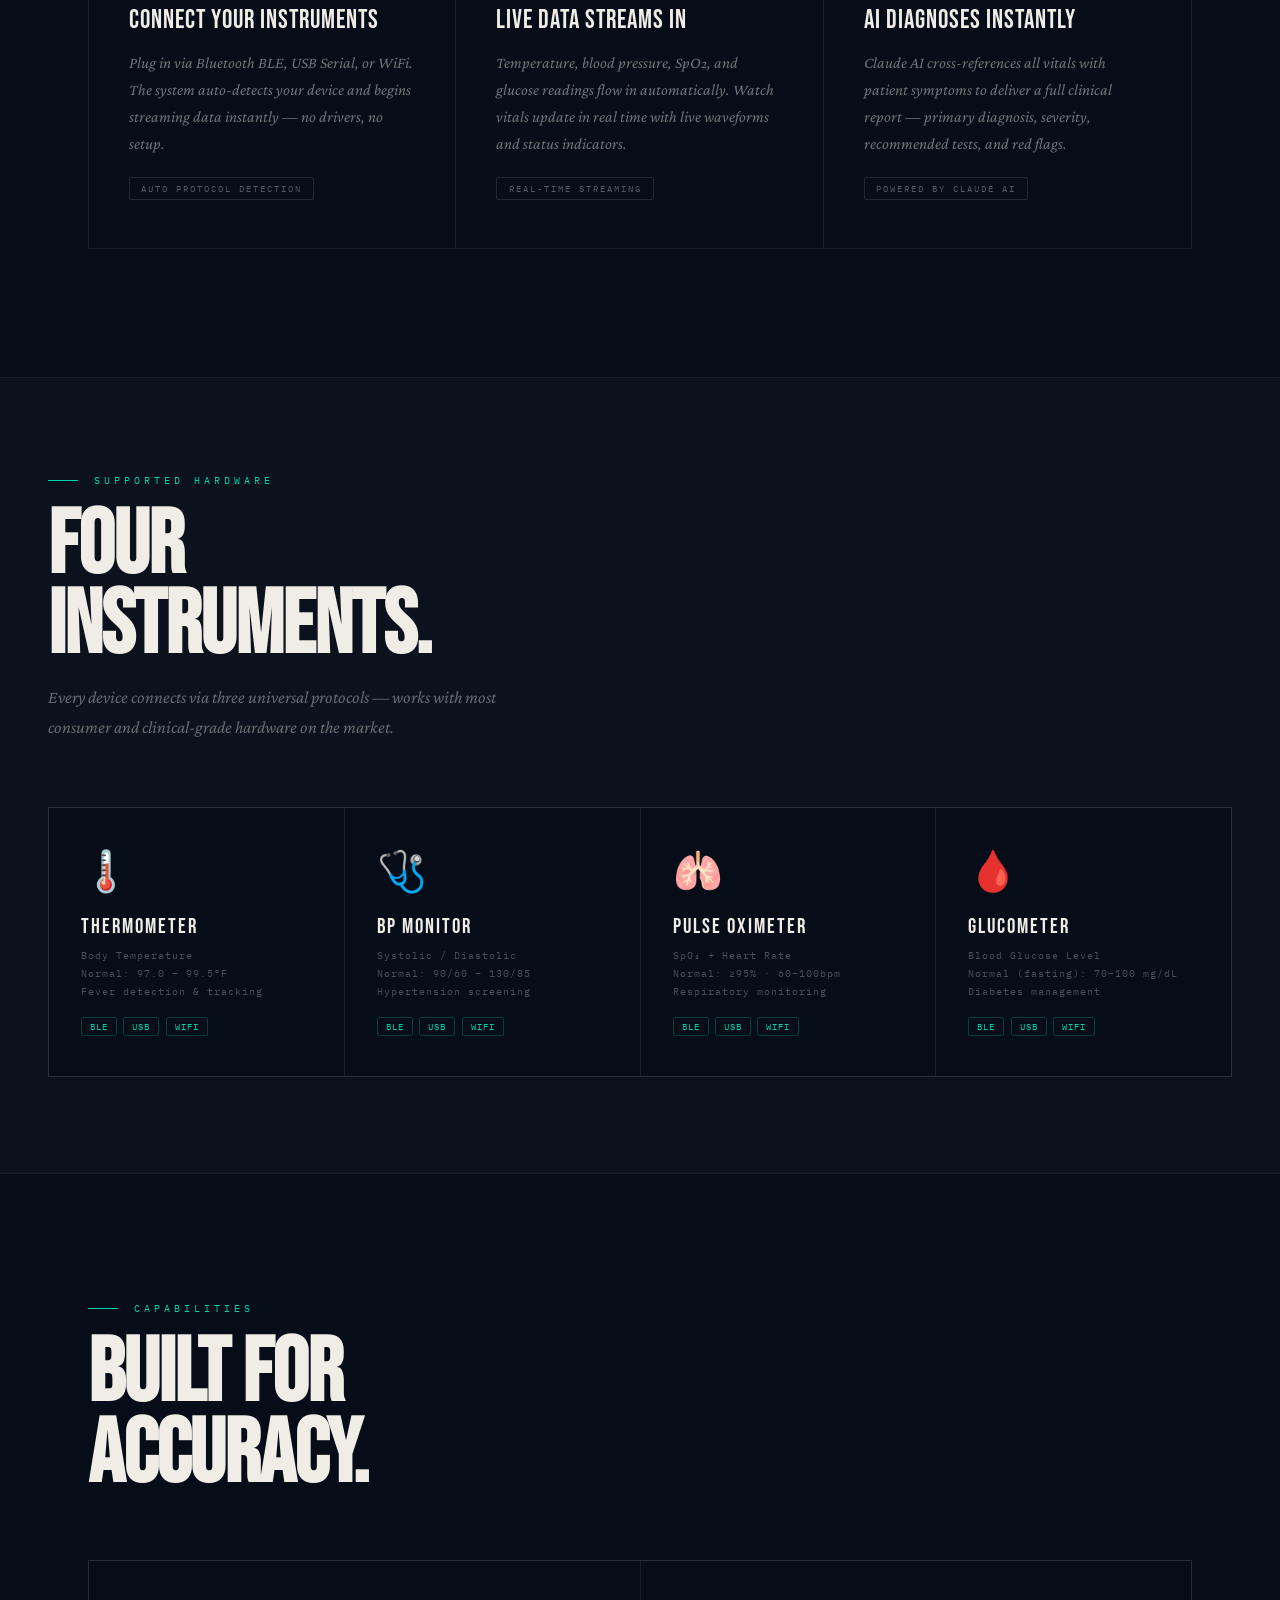
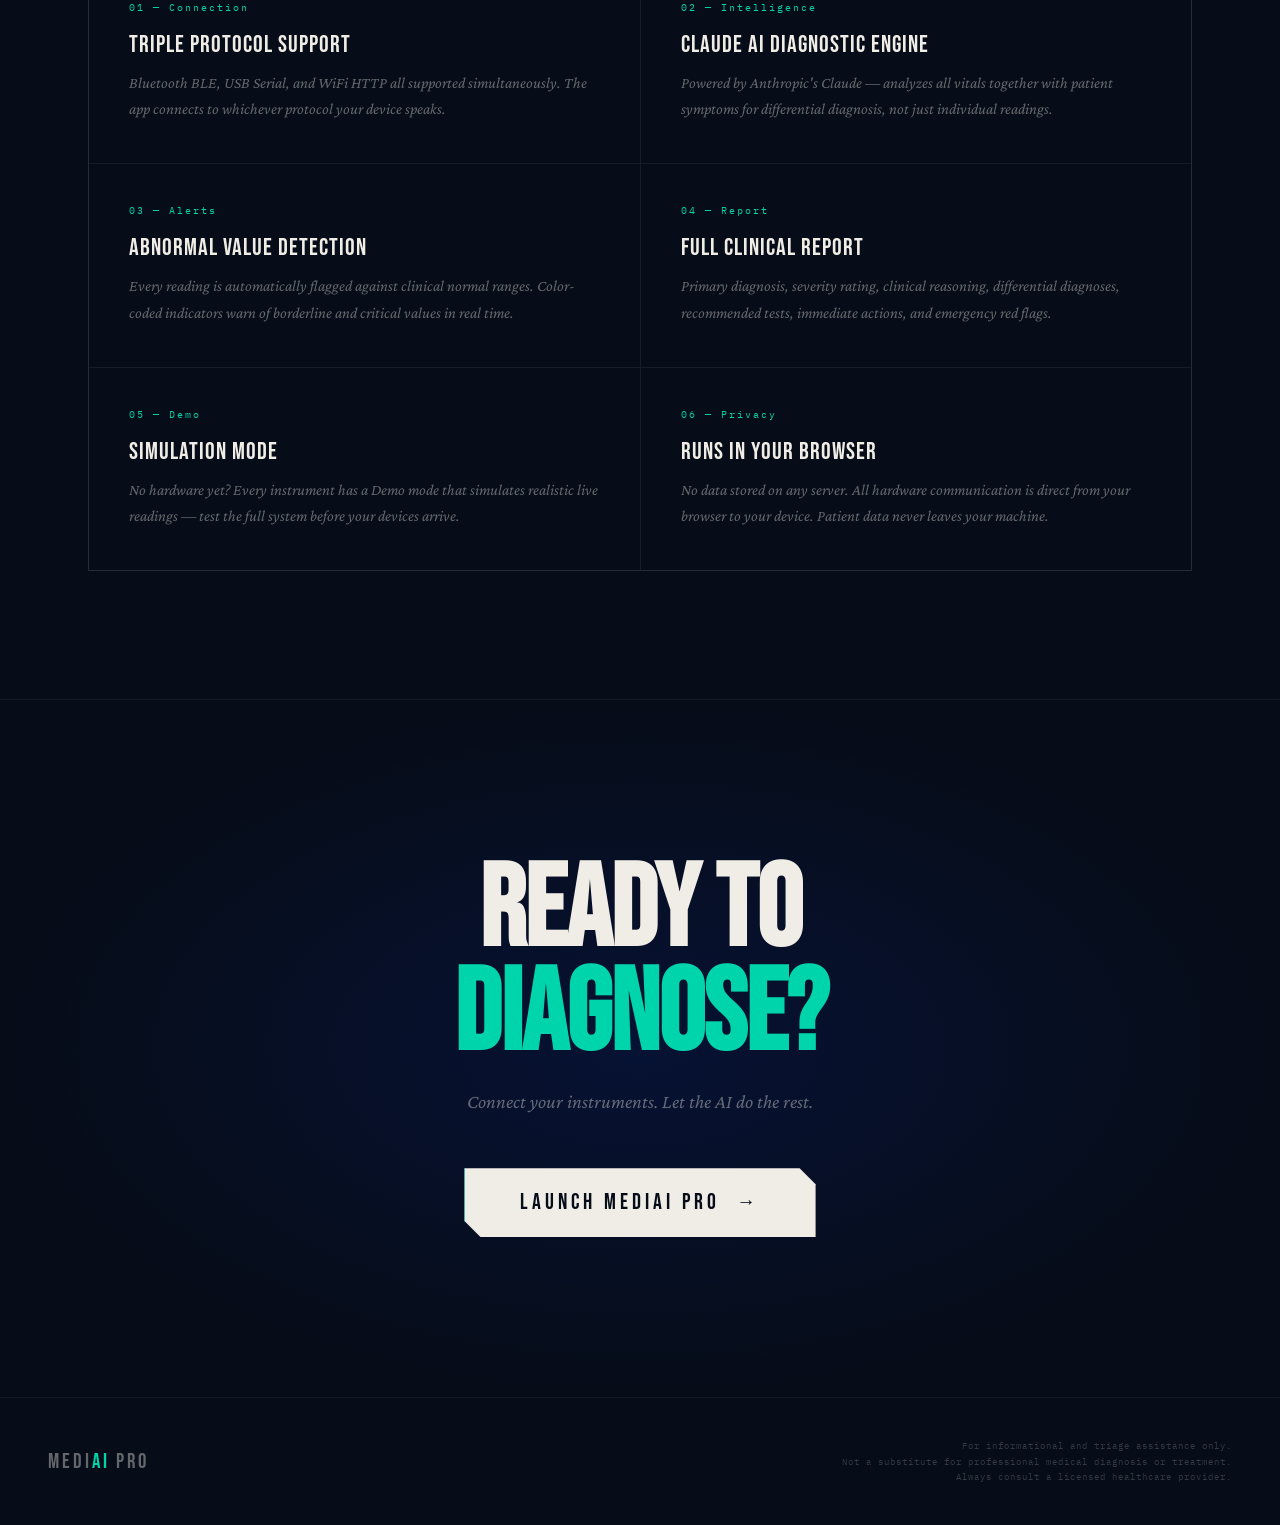
<file: lunch.html>
<!DOCTYPE html>
<html lang="en">
<head>
<meta charset="UTF-8">
<meta name="viewport" content="width=device-width, initial-scale=1.0">
<title>MediAI — The Future of Diagnostics</title>
<link href="https://fonts.googleapis.com/css2?family=Bebas+Neue&family=Crimson+Pro:ital,wght@0,300;0,400;1,300;1,400&family=IBM+Plex+Mono:wght@300;400;500&display=swap" rel="stylesheet">
<style>
*, *::before, *::after { margin: 0; padding: 0; box-sizing: border-box; }

:root {
  --ink: #060c18;
  --paper: #f0ede6;
  --paper2: #e8e4db;
  --accent: #0a3fff;
  --accent2: #00d4aa;
  --red: #e8002d;
  --muted: #8a8070;
  --dark: #0d1525;
}

html { scroll-behavior: smooth; }

body {
  background: var(--ink);
  color: var(--paper);
  font-family: 'Crimson Pro', Georgia, serif;
  overflow-x: hidden;
  cursor: none;
}

/* Custom cursor */
.cursor {
  width: 10px; height: 10px;
  background: var(--accent2);
  border-radius: 50%;
  position: fixed;
  pointer-events: none;
  z-index: 9999;
  transition: transform 0.15s ease, background 0.2s;
  transform: translate(-50%, -50%);
}

.cursor-ring {
  width: 36px; height: 36px;
  border: 1px solid rgba(0,212,170,0.5);
  border-radius: 50%;
  position: fixed;
  pointer-events: none;
  z-index: 9998;
  transition: transform 0.35s ease, width 0.3s, height 0.3s, border-color 0.2s;
  transform: translate(-50%, -50%);
}

body:has(a:hover) .cursor { transform: translate(-50%,-50%) scale(2); background: var(--accent); }
body:has(a:hover) .cursor-ring { width: 60px; height: 60px; border-color: rgba(10,63,255,0.4); }
body:has(button:hover) .cursor { transform: translate(-50%,-50%) scale(2.5); background: var(--red); }

/* ─── NOISE OVERLAY ─── */
body::after {
  content: '';
  position: fixed;
  inset: 0;
  background-image: url("data:image/svg+xml,%3Csvg viewBox='0 0 256 256' xmlns='http://www.w3.org/2000/svg'%3E%3Cfilter id='noise'%3E%3CfeTurbulence type='fractalNoise' baseFrequency='0.9' numOctaves='4' stitchTiles='stitch'/%3E%3C/filter%3E%3Crect width='100%25' height='100%25' filter='url(%23noise)' opacity='1'/%3E%3C/svg%3E");
  opacity: 0.028;
  pointer-events: none;
  z-index: 1000;
}

/* ─── NAV ─── */
nav {
  position: fixed;
  top: 0; left: 0; right: 0;
  z-index: 500;
  display: flex;
  align-items: center;
  justify-content: space-between;
  padding: 1.5rem 3rem;
  mix-blend-mode: normal;
}

nav::before {
  content: '';
  position: absolute;
  inset: 0;
  background: linear-gradient(to bottom, rgba(6,12,24,0.9), transparent);
  pointer-events: none;
}

.nav-logo {
  font-family: 'Bebas Neue', sans-serif;
  font-size: 1.8rem;
  letter-spacing: 3px;
  color: var(--paper);
  text-decoration: none;
  position: relative;
  z-index: 1;
}

.nav-logo span { color: var(--accent2); }

.nav-links {
  display: flex;
  gap: 2.5rem;
  list-style: none;
  position: relative;
  z-index: 1;
}

.nav-links a {
  font-family: 'IBM Plex Mono', monospace;
  font-size: 0.65rem;
  letter-spacing: 2px;
  text-transform: uppercase;
  color: rgba(240,237,230,0.5);
  text-decoration: none;
  transition: color 0.2s;
}

.nav-links a:hover { color: var(--paper); }

/* ─── HERO ─── */
.hero {
  min-height: 100vh;
  display: grid;
  grid-template-rows: 1fr auto;
  position: relative;
  overflow: hidden;
}

/* Big rotated background text */
.hero-bg-text {
  position: absolute;
  top: 50%;
  left: 50%;
  transform: translate(-50%, -50%) rotate(-12deg);
  font-family: 'Bebas Neue', sans-serif;
  font-size: clamp(120px, 22vw, 280px);
  letter-spacing: -5px;
  color: transparent;
  -webkit-text-stroke: 1px rgba(240,237,230,0.04);
  white-space: nowrap;
  pointer-events: none;
  user-select: none;
  z-index: 0;
}

/* Animated ECG line */
.ecg-container {
  position: absolute;
  top: 50%;
  left: 0; right: 0;
  transform: translateY(-50%);
  opacity: 0.06;
  pointer-events: none;
  z-index: 0;
}

.ecg-svg { width: 100%; height: 120px; }

/* Glowing orbs */
.orb {
  position: absolute;
  border-radius: 50%;
  filter: blur(100px);
  pointer-events: none;
  z-index: 0;
}

.orb-1 {
  width: 600px; height: 600px;
  background: radial-gradient(circle, rgba(10,63,255,0.18), transparent 70%);
  top: -200px; right: -150px;
  animation: orbFloat 8s ease-in-out infinite;
}

.orb-2 {
  width: 400px; height: 400px;
  background: radial-gradient(circle, rgba(0,212,170,0.12), transparent 70%);
  bottom: -100px; left: -100px;
  animation: orbFloat 10s ease-in-out infinite reverse;
}

.orb-3 {
  width: 300px; height: 300px;
  background: radial-gradient(circle, rgba(232,0,45,0.08), transparent 70%);
  top: 30%; left: 40%;
  animation: orbFloat 12s ease-in-out infinite 2s;
}

@keyframes orbFloat {
  0%, 100% { transform: translate(0, 0); }
  33% { transform: translate(30px, -20px); }
  66% { transform: translate(-20px, 30px); }
}

/* Hero content */
.hero-content {
  position: relative;
  z-index: 10;
  display: flex;
  flex-direction: column;
  justify-content: center;
  padding: 8rem 3rem 4rem;
  max-width: 1200px;
  margin: 0 auto;
  width: 100%;
}

.hero-eyebrow {
  display: flex;
  align-items: center;
  gap: 1rem;
  margin-bottom: 2rem;
  animation: fadeUp 0.8s ease both;
}

.eyebrow-line {
  width: 40px; height: 1px;
  background: var(--accent2);
}

.eyebrow-text {
  font-family: 'IBM Plex Mono', monospace;
  font-size: 0.65rem;
  letter-spacing: 3px;
  text-transform: uppercase;
  color: var(--accent2);
}

.live-dot {
  width: 6px; height: 6px;
  background: var(--red);
  border-radius: 50%;
  animation: livePulse 1s infinite;
  box-shadow: 0 0 8px var(--red);
}

@keyframes livePulse {
  0%, 100% { opacity: 1; transform: scale(1); }
  50% { opacity: 0.4; transform: scale(1.5); }
}

.hero-headline {
  font-family: 'Bebas Neue', sans-serif;
  font-size: clamp(5rem, 13vw, 11rem);
  line-height: 0.88;
  letter-spacing: -2px;
  margin-bottom: 1.5rem;
  animation: fadeUp 0.8s ease 0.1s both;
}

.hero-headline .line-1 { display: block; color: var(--paper); }
.hero-headline .line-2 {
  display: block;
  color: transparent;
  -webkit-text-stroke: 1.5px var(--paper);
  opacity: 0.35;
}
.hero-headline .line-3 {
  display: block;
  background: linear-gradient(90deg, var(--accent), var(--accent2));
  -webkit-background-clip: text;
  -webkit-text-fill-color: transparent;
  background-clip: text;
}

.hero-sub {
  font-size: clamp(1.1rem, 2vw, 1.4rem);
  font-weight: 300;
  color: rgba(240,237,230,0.55);
  max-width: 520px;
  line-height: 1.7;
  margin-bottom: 3rem;
  font-style: italic;
  animation: fadeUp 0.8s ease 0.2s both;
}

.hero-cta-row {
  display: flex;
  align-items: center;
  gap: 2rem;
  animation: fadeUp 0.8s ease 0.3s both;
}

/* THE button */
.btn-get-started {
  position: relative;
  display: inline-flex;
  align-items: center;
  gap: 1rem;
  padding: 1.1rem 2.8rem;
  background: var(--paper);
  color: var(--ink);
  border: none;
  border-radius: 0;
  font-family: 'Bebas Neue', sans-serif;
  font-size: 1.2rem;
  letter-spacing: 4px;
  text-transform: uppercase;
  cursor: none;
  text-decoration: none;
  transition: all 0.3s cubic-bezier(0.34, 1.56, 0.64, 1);
  overflow: hidden;
  clip-path: polygon(0 0, calc(100% - 16px) 0, 100% 16px, 100% 100%, 16px 100%, 0 calc(100% - 16px));
}

.btn-get-started::before {
  content: '';
  position: absolute;
  inset: 0;
  background: linear-gradient(135deg, var(--accent), var(--accent2));
  transform: translateX(-100%);
  transition: transform 0.4s cubic-bezier(0.4, 0, 0.2, 1);
}

.btn-get-started:hover {
  color: var(--paper);
  transform: translateY(-3px);
  box-shadow: 0 20px 50px rgba(10,63,255,0.3);
}

.btn-get-started:hover::before { transform: translateX(0); }

.btn-get-started span, .btn-get-started .arrow {
  position: relative;
  z-index: 1;
  transition: transform 0.3s;
}

.btn-get-started:hover .arrow { transform: translateX(5px); }

.btn-secondary-link {
  font-family: 'IBM Plex Mono', monospace;
  font-size: 0.65rem;
  letter-spacing: 2px;
  text-transform: uppercase;
  color: rgba(240,237,230,0.4);
  text-decoration: none;
  border-bottom: 1px solid rgba(240,237,230,0.15);
  padding-bottom: 2px;
  transition: all 0.2s;
}

.btn-secondary-link:hover { color: var(--paper); border-color: var(--paper); }

/* Hero stats ticker */
.hero-stats {
  position: relative;
  z-index: 10;
  border-top: 1px solid rgba(240,237,230,0.08);
  display: grid;
  grid-template-columns: repeat(4, 1fr);
  animation: fadeUp 0.8s ease 0.5s both;
}

@media (max-width: 640px) {
  .hero-stats { grid-template-columns: repeat(2,1fr); }
  nav { padding: 1.2rem 1.5rem; }
  .nav-links { display: none; }
  .hero-content { padding: 7rem 1.5rem 3rem; }
}

.stat-item {
  padding: 1.8rem 3rem;
  border-right: 1px solid rgba(240,237,230,0.08);
  transition: background 0.3s;
}

.stat-item:last-child { border-right: none; }
.stat-item:hover { background: rgba(240,237,230,0.02); }

.stat-val {
  font-family: 'Bebas Neue', sans-serif;
  font-size: 2.5rem;
  letter-spacing: 1px;
  line-height: 1;
  background: linear-gradient(135deg, var(--paper), var(--accent2));
  -webkit-background-clip: text;
  -webkit-text-fill-color: transparent;
  background-clip: text;
}

.stat-label {
  font-family: 'IBM Plex Mono', monospace;
  font-size: 0.6rem;
  letter-spacing: 2px;
  text-transform: uppercase;
  color: rgba(240,237,230,0.3);
  margin-top: 0.3rem;
}

/* ─── HOW IT WORKS ─── */
.section {
  padding: 8rem 3rem;
  max-width: 1200px;
  margin: 0 auto;
  position: relative;
}

@media (max-width: 640px) { .section { padding: 5rem 1.5rem; } }

.section-tag {
  font-family: 'IBM Plex Mono', monospace;
  font-size: 0.62rem;
  letter-spacing: 4px;
  text-transform: uppercase;
  color: var(--accent2);
  margin-bottom: 1.2rem;
  display: flex;
  align-items: center;
  gap: 1rem;
}

.section-tag::before {
  content: '';
  width: 30px; height: 1px;
  background: var(--accent2);
}

.section-title {
  font-family: 'Bebas Neue', sans-serif;
  font-size: clamp(3rem, 7vw, 6rem);
  line-height: 0.9;
  letter-spacing: -1px;
  margin-bottom: 1rem;
}

/* Steps */
.steps {
  display: grid;
  grid-template-columns: repeat(3, 1fr);
  gap: 0;
  margin-top: 5rem;
  border: 1px solid rgba(240,237,230,0.08);
}

@media (max-width: 768px) { .steps { grid-template-columns: 1fr; } }

.step {
  padding: 3rem 2.5rem;
  border-right: 1px solid rgba(240,237,230,0.08);
  position: relative;
  overflow: hidden;
  transition: background 0.4s;
}

.step:last-child { border-right: none; }
.step:hover { background: rgba(240,237,230,0.025); }

.step::before {
  content: attr(data-num);
  position: absolute;
  top: -20px; right: -10px;
  font-family: 'Bebas Neue', sans-serif;
  font-size: 8rem;
  color: transparent;
  -webkit-text-stroke: 1px rgba(240,237,230,0.04);
  pointer-events: none;
  line-height: 1;
}

.step-icon {
  font-size: 2rem;
  margin-bottom: 1.5rem;
  display: block;
}

.step-title {
  font-family: 'Bebas Neue', sans-serif;
  font-size: 1.6rem;
  letter-spacing: 1px;
  margin-bottom: 0.8rem;
  color: var(--paper);
}

.step-desc {
  font-size: 1rem;
  color: rgba(240,237,230,0.45);
  line-height: 1.7;
  font-style: italic;
}

.step-tag {
  display: inline-block;
  margin-top: 1.2rem;
  font-family: 'IBM Plex Mono', monospace;
  font-size: 0.58rem;
  letter-spacing: 2px;
  text-transform: uppercase;
  padding: 0.25rem 0.7rem;
  border: 1px solid rgba(240,237,230,0.12);
  color: rgba(240,237,230,0.35);
  border-radius: 2px;
}

/* ─── INSTRUMENTS ─── */
.instruments-showcase {
  background: rgba(240,237,230,0.02);
  border-top: 1px solid rgba(240,237,230,0.06);
  border-bottom: 1px solid rgba(240,237,230,0.06);
  padding: 6rem 3rem;
  overflow: hidden;
}

@media (max-width: 640px) { .instruments-showcase { padding: 4rem 1.5rem; } }

.instruments-inner {
  max-width: 1200px;
  margin: 0 auto;
}

.instruments-grid {
  display: grid;
  grid-template-columns: repeat(4, 1fr);
  gap: 1px;
  background: rgba(240,237,230,0.07);
  border: 1px solid rgba(240,237,230,0.07);
  margin-top: 4rem;
}

@media (max-width: 640px) { .instruments-grid { grid-template-columns: repeat(2,1fr); } }

.inst-card {
  background: var(--ink);
  padding: 2.5rem 2rem;
  position: relative;
  overflow: hidden;
  transition: background 0.3s;
  cursor: default;
}

.inst-card:hover { background: #0a1225; }

.inst-card::after {
  content: '';
  position: absolute;
  bottom: 0; left: 0; right: 0;
  height: 2px;
  background: linear-gradient(90deg, var(--accent), var(--accent2));
  transform: scaleX(0);
  transition: transform 0.4s ease;
  transform-origin: left;
}

.inst-card:hover::after { transform: scaleX(1); }

.inst-emoji {
  font-size: 2.5rem;
  display: block;
  margin-bottom: 1.2rem;
}

.inst-name {
  font-family: 'Bebas Neue', sans-serif;
  font-size: 1.3rem;
  letter-spacing: 2px;
  margin-bottom: 0.5rem;
}

.inst-detail {
  font-family: 'IBM Plex Mono', monospace;
  font-size: 0.62rem;
  color: rgba(240,237,230,0.3);
  letter-spacing: 1px;
  line-height: 1.8;
}

.inst-protocols {
  display: flex;
  gap: 0.4rem;
  flex-wrap: wrap;
  margin-top: 1rem;
}

.proto-badge {
  font-family: 'IBM Plex Mono', monospace;
  font-size: 0.55rem;
  padding: 0.2rem 0.5rem;
  border: 1px solid rgba(0,212,170,0.25);
  color: var(--accent2);
  letter-spacing: 1px;
  text-transform: uppercase;
  border-radius: 2px;
}

/* ─── MARQUEE ─── */
.marquee-wrap {
  border-top: 1px solid rgba(240,237,230,0.06);
  border-bottom: 1px solid rgba(240,237,230,0.06);
  padding: 1.2rem 0;
  overflow: hidden;
  background: rgba(10,63,255,0.04);
}

.marquee-track {
  display: flex;
  gap: 0;
  animation: marquee 20s linear infinite;
  white-space: nowrap;
}

.marquee-item {
  display: inline-flex;
  align-items: center;
  gap: 1.5rem;
  padding: 0 2.5rem;
  font-family: 'IBM Plex Mono', monospace;
  font-size: 0.68rem;
  letter-spacing: 2px;
  text-transform: uppercase;
  color: rgba(240,237,230,0.25);
}

.marquee-item .dot {
  width: 4px; height: 4px;
  background: var(--accent2);
  border-radius: 50%;
  flex-shrink: 0;
}

@keyframes marquee {
  0% { transform: translateX(0); }
  100% { transform: translateX(-50%); }
}

/* ─── FEATURE GRID ─── */
.features-section {
  padding: 8rem 3rem;
  max-width: 1200px;
  margin: 0 auto;
}

@media (max-width: 640px) { .features-section { padding: 5rem 1.5rem; } }

.features-grid {
  display: grid;
  grid-template-columns: 1fr 1fr;
  gap: 1px;
  background: rgba(240,237,230,0.07);
  border: 1px solid rgba(240,237,230,0.07);
  margin-top: 4rem;
}

@media (max-width: 640px) { .features-grid { grid-template-columns: 1fr; } }

.feat {
  background: var(--ink);
  padding: 2.5rem;
  transition: background 0.3s;
  position: relative;
}

.feat:hover { background: rgba(240,237,230,0.02); }

.feat-num {
  font-family: 'IBM Plex Mono', monospace;
  font-size: 0.6rem;
  color: var(--accent2);
  letter-spacing: 2px;
  margin-bottom: 1rem;
}

.feat-title {
  font-family: 'Bebas Neue', sans-serif;
  font-size: 1.5rem;
  letter-spacing: 1px;
  margin-bottom: 0.7rem;
}

.feat-desc {
  font-size: 0.98rem;
  color: rgba(240,237,230,0.4);
  line-height: 1.7;
  font-style: italic;
}

/* ─── FINAL CTA ─── */
.final-cta {
  position: relative;
  text-align: center;
  padding: 10rem 3rem;
  overflow: hidden;
  border-top: 1px solid rgba(240,237,230,0.06);
}

.final-bg {
  position: absolute;
  inset: 0;
  background: radial-gradient(ellipse at center, rgba(10,63,255,0.12) 0%, transparent 70%);
  pointer-events: none;
}

.final-cta-inner { position: relative; z-index: 1; }

.final-headline {
  font-family: 'Bebas Neue', sans-serif;
  font-size: clamp(3.5rem, 9vw, 8rem);
  line-height: 0.9;
  letter-spacing: -1px;
  margin-bottom: 1.5rem;
}

.final-headline .accent { color: var(--accent2); }

.final-sub {
  font-size: 1.2rem;
  color: rgba(240,237,230,0.4);
  font-style: italic;
  margin-bottom: 3.5rem;
  max-width: 420px;
  margin-left: auto;
  margin-right: auto;
}

/* ─── FOOTER ─── */
footer {
  border-top: 1px solid rgba(240,237,230,0.06);
  padding: 2.5rem 3rem;
  display: flex;
  align-items: center;
  justify-content: space-between;
}

@media (max-width: 640px) {
  footer { flex-direction: column; gap: 1rem; text-align: center; padding: 2rem 1.5rem; }
}

.footer-brand {
  font-family: 'Bebas Neue', sans-serif;
  font-size: 1.3rem;
  letter-spacing: 3px;
  color: rgba(240,237,230,0.4);
}

.footer-brand span { color: var(--accent2); }

.footer-disc {
  font-family: 'IBM Plex Mono', monospace;
  font-size: 0.58rem;
  color: rgba(240,237,230,0.2);
  letter-spacing: 1px;
  text-align: right;
  line-height: 1.7;
  max-width: 400px;
}

/* Animations */
@keyframes fadeUp {
  from { opacity: 0; transform: translateY(30px); }
  to { opacity: 1; transform: translateY(0); }
}

/* Intersection observer classes */
.reveal {
  opacity: 0;
  transform: translateY(30px);
  transition: opacity 0.8s ease, transform 0.8s ease;
}

.reveal.visible {
  opacity: 1;
  transform: translateY(0);
}

.reveal-delay-1 { transition-delay: 0.1s; }
.reveal-delay-2 { transition-delay: 0.2s; }
.reveal-delay-3 { transition-delay: 0.3s; }
.reveal-delay-4 { transition-delay: 0.4s; }
</style>
</head>
<body>

<!-- Custom cursor -->
<div class="cursor" id="cursor"></div>
<div class="cursor-ring" id="cursorRing"></div>

<!-- ── NAV ── -->
<nav>
  <a class="nav-logo" href="#">Medi<span>AI</span></a>
  <ul class="nav-links">
    <li><a href="#how">How It Works</a></li>
    <li><a href="#instruments">Instruments</a></li>
    <li><a href="#features">Features</a></li>
  </ul>
</nav>

<!-- ── HERO ── -->
<section class="hero">

  <div class="orb orb-1"></div>
  <div class="orb orb-2"></div>
  <div class="orb orb-3"></div>

  <div class="hero-bg-text">DIAGNOSE</div>

  <!-- Animated ECG line -->
  <div class="ecg-container">
    <svg class="ecg-svg" viewBox="0 0 1200 120" preserveAspectRatio="none">
      <path id="ecgPath" d="M0,60 L100,60 L120,60 L130,10 L140,110 L150,60 L180,60 L300,60 L320,60 L330,10 L340,110 L350,60 L380,60 L500,60 L520,60 L530,10 L540,110 L550,60 L580,60 L700,60 L720,60 L730,10 L740,110 L750,60 L780,60 L900,60 L920,60 L930,10 L940,110 L950,60 L980,60 L1100,60 L1120,60 L1130,10 L1140,110 L1150,60 L1200,60"
        fill="none" stroke="rgba(0,212,170,1)" stroke-width="2">
        <animateTransform attributeName="transform" type="translate" from="-300,0" to="0,0" dur="2s" repeatCount="indefinite"/>
      </path>
    </svg>
  </div>

  <div class="hero-content">
    <div class="hero-eyebrow">
      <div class="eyebrow-line"></div>
      <span class="eyebrow-text">AI-Powered Medical Diagnostics</span>
      <div class="live-dot"></div>
      <span style="font-family:'IBM Plex Mono',monospace;font-size:0.6rem;color:rgba(240,237,230,0.3);letter-spacing:2px;text-transform:uppercase;">Live</span>
    </div>

    <h1 class="hero-headline">
      <span class="line-1">Your Doctor</span>
      <span class="line-2">Is Now</span>
      <span class="line-3">A Machine.</span>
    </h1>

    <p class="hero-sub">
      Real-time vitals from your instruments. Zero manual entry. 
      AI-powered diagnosis in seconds — connecting hardware directly to intelligence.
    </p>

    <div class="hero-cta-row">
      <a href="ai-doctor-hardware.html" class="btn-get-started">
        <span>Get Started</span>
        <span class="arrow">→</span>
      </a>
      <a href="#how" class="btn-secondary-link">See how it works</a>
    </div>
  </div>

  <div class="hero-stats">
    <div class="stat-item">
      <div class="stat-val">4</div>
      <div class="stat-label">Instruments Supported</div>
    </div>
    <div class="stat-item">
      <div class="stat-val">3</div>
      <div class="stat-label">Connection Protocols</div>
    </div>
    <div class="stat-item">
      <div class="stat-val">0</div>
      <div class="stat-label">Manual Entry Required</div>
    </div>
    <div class="stat-item">
      <div class="stat-val">AI</div>
      <div class="stat-label">Powered Diagnosis</div>
    </div>
  </div>
</section>

<!-- ── MARQUEE ── -->
<div class="marquee-wrap">
  <div class="marquee-track">
    <!-- Duplicated for seamless loop -->
    <div class="marquee-item"><div class="dot"></div>Bluetooth BLE</div>
    <div class="marquee-item"><div class="dot"></div>USB Serial</div>
    <div class="marquee-item"><div class="dot"></div>WiFi HTTP</div>
    <div class="marquee-item"><div class="dot"></div>Auto-Detection</div>
    <div class="marquee-item"><div class="dot"></div>Real-Time Streaming</div>
    <div class="marquee-item"><div class="dot"></div>AI Diagnostics</div>
    <div class="marquee-item"><div class="dot"></div>Zero Manual Entry</div>
    <div class="marquee-item"><div class="dot"></div>Clinical Accuracy</div>
    <div class="marquee-item"><div class="dot"></div>Thermometer</div>
    <div class="marquee-item"><div class="dot"></div>BP Monitor</div>
    <div class="marquee-item"><div class="dot"></div>Pulse Oximeter</div>
    <div class="marquee-item"><div class="dot"></div>Glucometer</div>
    <div class="marquee-item"><div class="dot"></div>Bluetooth BLE</div>
    <div class="marquee-item"><div class="dot"></div>USB Serial</div>
    <div class="marquee-item"><div class="dot"></div>WiFi HTTP</div>
    <div class="marquee-item"><div class="dot"></div>Auto-Detection</div>
    <div class="marquee-item"><div class="dot"></div>Real-Time Streaming</div>
    <div class="marquee-item"><div class="dot"></div>AI Diagnostics</div>
    <div class="marquee-item"><div class="dot"></div>Zero Manual Entry</div>
    <div class="marquee-item"><div class="dot"></div>Clinical Accuracy</div>
    <div class="marquee-item"><div class="dot"></div>Thermometer</div>
    <div class="marquee-item"><div class="dot"></div>BP Monitor</div>
    <div class="marquee-item"><div class="dot"></div>Pulse Oximeter</div>
    <div class="marquee-item"><div class="dot"></div>Glucometer</div>
  </div>
</div>

<!-- ── HOW IT WORKS ── -->
<div id="how">
  <div class="section">
    <div class="section-tag reveal">Process</div>
    <h2 class="section-title reveal reveal-delay-1">How It<br>Works.</h2>

    <div class="steps">
      <div class="step reveal" data-num="1">
        <span class="step-icon">🔌</span>
        <div class="step-title">Connect Your Instruments</div>
        <p class="step-desc">Plug in via Bluetooth BLE, USB Serial, or WiFi. The system auto-detects your device and begins streaming data instantly — no drivers, no setup.</p>
        <span class="step-tag">Auto Protocol Detection</span>
      </div>
      <div class="step reveal reveal-delay-1" data-num="2">
        <span class="step-icon">📡</span>
        <div class="step-title">Live Data Streams In</div>
        <p class="step-desc">Temperature, blood pressure, SpO₂, and glucose readings flow in automatically. Watch vitals update in real time with live waveforms and status indicators.</p>
        <span class="step-tag">Real-Time Streaming</span>
      </div>
      <div class="step reveal reveal-delay-2" data-num="3">
        <span class="step-icon">🧠</span>
        <div class="step-title">AI Diagnoses Instantly</div>
        <p class="step-desc">Claude AI cross-references all vitals with patient symptoms to deliver a full clinical report — primary diagnosis, severity, recommended tests, and red flags.</p>
        <span class="step-tag">Powered by Claude AI</span>
      </div>
    </div>
  </div>
</div>

<!-- ── INSTRUMENTS ── -->
<div id="instruments">
  <div class="instruments-showcase">
    <div class="instruments-inner">
      <div class="section-tag reveal">Supported Hardware</div>
      <h2 class="section-title reveal reveal-delay-1">Four<br>Instruments.</h2>
      <p class="reveal reveal-delay-2" style="font-size:1.1rem;color:rgba(240,237,230,0.4);font-style:italic;margin-top:0.5rem;max-width:500px;line-height:1.7;">Every device connects via three universal protocols — works with most consumer and clinical-grade hardware on the market.</p>

      <div class="instruments-grid">
        <div class="inst-card reveal">
          <span class="inst-emoji">🌡️</span>
          <div class="inst-name">Thermometer</div>
          <div class="inst-detail">
            Body Temperature<br>
            Normal: 97.0 – 99.5°F<br>
            Fever detection & tracking
          </div>
          <div class="inst-protocols">
            <span class="proto-badge">BLE</span>
            <span class="proto-badge">USB</span>
            <span class="proto-badge">WiFi</span>
          </div>
        </div>
        <div class="inst-card reveal reveal-delay-1">
          <span class="inst-emoji">🩺</span>
          <div class="inst-name">BP Monitor</div>
          <div class="inst-detail">
            Systolic / Diastolic<br>
            Normal: 90/60 – 130/85<br>
            Hypertension screening
          </div>
          <div class="inst-protocols">
            <span class="proto-badge">BLE</span>
            <span class="proto-badge">USB</span>
            <span class="proto-badge">WiFi</span>
          </div>
        </div>
        <div class="inst-card reveal reveal-delay-2">
          <span class="inst-emoji">🫁</span>
          <div class="inst-name">Pulse Oximeter</div>
          <div class="inst-detail">
            SpO₂ + Heart Rate<br>
            Normal: ≥95% · 60–100bpm<br>
            Respiratory monitoring
          </div>
          <div class="inst-protocols">
            <span class="proto-badge">BLE</span>
            <span class="proto-badge">USB</span>
            <span class="proto-badge">WiFi</span>
          </div>
        </div>
        <div class="inst-card reveal reveal-delay-3">
          <span class="inst-emoji">🩸</span>
          <div class="inst-name">Glucometer</div>
          <div class="inst-detail">
            Blood Glucose Level<br>
            Normal (fasting): 70–100 mg/dL<br>
            Diabetes management
          </div>
          <div class="inst-protocols">
            <span class="proto-badge">BLE</span>
            <span class="proto-badge">USB</span>
            <span class="proto-badge">WiFi</span>
          </div>
        </div>
      </div>
    </div>
  </div>
</div>

<!-- ── FEATURES ── -->
<div id="features">
  <div class="features-section">
    <div class="section-tag reveal">Capabilities</div>
    <h2 class="section-title reveal reveal-delay-1">Built for<br>Accuracy.</h2>

    <div class="features-grid">
      <div class="feat reveal">
        <div class="feat-num">01 — Connection</div>
        <div class="feat-title">Triple Protocol Support</div>
        <p class="feat-desc">Bluetooth BLE, USB Serial, and WiFi HTTP all supported simultaneously. The app connects to whichever protocol your device speaks.</p>
      </div>
      <div class="feat reveal reveal-delay-1">
        <div class="feat-num">02 — Intelligence</div>
        <div class="feat-title">Claude AI Diagnostic Engine</div>
        <p class="feat-desc">Powered by Anthropic's Claude — analyzes all vitals together with patient symptoms for differential diagnosis, not just individual readings.</p>
      </div>
      <div class="feat reveal">
        <div class="feat-num">03 — Alerts</div>
        <div class="feat-title">Abnormal Value Detection</div>
        <p class="feat-desc">Every reading is automatically flagged against clinical normal ranges. Color-coded indicators warn of borderline and critical values in real time.</p>
      </div>
      <div class="feat reveal reveal-delay-1">
        <div class="feat-num">04 — Report</div>
        <div class="feat-title">Full Clinical Report</div>
        <p class="feat-desc">Primary diagnosis, severity rating, clinical reasoning, differential diagnoses, recommended tests, immediate actions, and emergency red flags.</p>
      </div>
      <div class="feat reveal">
        <div class="feat-num">05 — Demo</div>
        <div class="feat-title">Simulation Mode</div>
        <p class="feat-desc">No hardware yet? Every instrument has a Demo mode that simulates realistic live readings — test the full system before your devices arrive.</p>
      </div>
      <div class="feat reveal reveal-delay-1">
        <div class="feat-num">06 — Privacy</div>
        <div class="feat-title">Runs in Your Browser</div>
        <p class="feat-desc">No data stored on any server. All hardware communication is direct from your browser to your device. Patient data never leaves your machine.</p>
      </div>
    </div>
  </div>
</div>

<!-- ── FINAL CTA ── -->
<section class="final-cta">
  <div class="final-bg"></div>
  <div class="final-cta-inner">
    <h2 class="final-headline reveal">
      Ready to<br><span class="accent">Diagnose?</span>
    </h2>
    <p class="final-sub reveal reveal-delay-1">Connect your instruments. Let the AI do the rest.</p>
    <div class="reveal reveal-delay-2">
      <a href="https://finance-data.page.gd/" class="btn-get-started" style="font-size:1.4rem;padding:1.3rem 3.5rem;display:inline-flex;">
        <span>Launch MediAI Pro</span>
        <span class="arrow" style="font-size:1.2rem">→</span>
      </a>
    </div>
  </div>
</section>


<footer>
  <div class="footer-brand">Medi<span>AI</span> Pro</div>
  <div class="footer-disc">
    For informational and triage assistance only.<br>
    Not a substitute for professional medical diagnosis or treatment.<br>
    Always consult a licensed healthcare provider.
  </div>
</footer>

<script>
// ── Custom Cursor ──
const cursor = document.getElementById('cursor');
const ring = document.getElementById('cursorRing');
let mx = 0, my = 0, rx = 0, ry = 0;

document.addEventListener('mousemove', e => { mx = e.clientX; my = e.clientY; });

(function animateCursor() {
  rx += (mx - rx) * 0.12;
  ry += (my - ry) * 0.12;
  cursor.style.left = mx + 'px';
  cursor.style.top = my + 'px';
  ring.style.left = rx + 'px';
  ring.style.top = ry + 'px';
  requestAnimationFrame(animateCursor);
})();

// ── Intersection Observer ──
const reveals = document.querySelectorAll('.reveal');
const observer = new IntersectionObserver((entries) => {
  entries.forEach(e => {
    if (e.isIntersecting) {
      e.target.classList.add('visible');
      observer.unobserve(e.target);
    }
  });
}, { threshold: 0.1, rootMargin: '0px 0px -60px 0px' });

reveals.forEach(el => observer.observe(el));

// ── Parallax orbs ──
document.addEventListener('mousemove', e => {
  const x = (e.clientX / window.innerWidth - 0.5) * 20;
  const y = (e.clientY / window.innerHeight - 0.5) * 20;
  document.querySelector('.orb-1').style.transform = `translate(${x * 0.5}px, ${y * 0.5}px)`;
  document.querySelector('.orb-2').style.transform = `translate(${-x * 0.3}px, ${-y * 0.3}px)`;
  document.querySelector('.orb-3').style.transform = `translate(${x * 0.8}px, ${y * 0.8}px)`;
});
</script>

</body>
</html>
</file>
<file: lunching_page/style.css>
*, *::before, *::after { margin: 0; padding: 0; box-sizing: border-box; }

:root {
  --ink: #060c18;
  --paper: #f0ede6;
  --paper2: #e8e4db;
  --accent: #0a3fff;
  --accent2: #00d4aa;
  --red: #e8002d;
  --muted: #8a8070;
  --dark: #0d1525;
}

html { scroll-behavior: smooth; }

body {
  background: var(--ink);
  color: var(--paper);
  font-family: 'Crimson Pro', Georgia, serif;
  overflow-x: hidden;
  cursor: none;
}

/* Custom cursor */
.cursor {
  width: 10px; height: 10px;
  background: var(--accent2);
  border-radius: 50%;
  position: fixed;
  pointer-events: none;
  z-index: 9999;
  transition: transform 0.15s ease, background 0.2s;
  transform: translate(-50%, -50%);
}

.cursor-ring {
  width: 36px; height: 36px;
  border: 1px solid rgba(0,212,170,0.5);
  border-radius: 50%;
  position: fixed;
  pointer-events: none;
  z-index: 9998;
  transition: transform 0.35s ease, width 0.3s, height 0.3s, border-color 0.2s;
  transform: translate(-50%, -50%);
}

body:has(a:hover) .cursor { transform: translate(-50%,-50%) scale(2); background: var(--accent); }
body:has(a:hover) .cursor-ring { width: 60px; height: 60px; border-color: rgba(10,63,255,0.4); }
body:has(button:hover) .cursor { transform: translate(-50%,-50%) scale(2.5); background: var(--red); }

/* ─── NOISE OVERLAY ─── */
body::after {
  content: '';
  position: fixed;
  inset: 0;
  background-image: url("data:image/svg+xml,%3Csvg viewBox='0 0 256 256' xmlns='http://www.w3.org/2000/svg'%3E%3Cfilter id='noise'%3E%3CfeTurbulence type='fractalNoise' baseFrequency='0.9' numOctaves='4' stitchTiles='stitch'/%3E%3C/filter%3E%3Crect width='100%25' height='100%25' filter='url(%23noise)' opacity='1'/%3E%3C/svg%3E");
  opacity: 0.028;
  pointer-events: none;
  z-index: 1000;
}

/* ─── NAV ─── */
nav {
  position: fixed;
  top: 0; left: 0; right: 0;
  z-index: 500;
  display: flex;
  align-items: center;
  justify-content: space-between;
  padding: 1.5rem 3rem;
  mix-blend-mode: normal;
}

nav::before {
  content: '';
  position: absolute;
  inset: 0;
  background: linear-gradient(to bottom, rgba(6,12,24,0.9), transparent);
  pointer-events: none;
}

.nav-logo {
  font-family: 'Bebas Neue', sans-serif;
  font-size: 1.8rem;
  letter-spacing: 3px;
  color: var(--paper);
  text-decoration: none;
  position: relative;
  z-index: 1;
}

.nav-logo span { color: var(--accent2); }

.nav-links {
  display: flex;
  gap: 2.5rem;
  list-style: none;
  position: relative;
  z-index: 1;
}

.nav-links a {
  font-family: 'IBM Plex Mono', monospace;
  font-size: 0.65rem;
  letter-spacing: 2px;
  text-transform: uppercase;
  color: rgba(240,237,230,0.5);
  text-decoration: none;
  transition: color 0.2s;
}

.nav-links a:hover { color: var(--paper); }

/* ─── HERO ─── */
.hero {
  min-height: 100vh;
  display: grid;
  grid-template-rows: 1fr auto;
  position: relative;
  overflow: hidden;
}

/* Big rotated background text */
.hero-bg-text {
  position: absolute;
  top: 50%;
  left: 50%;
  transform: translate(-50%, -50%) rotate(-12deg);
  font-family: 'Bebas Neue', sans-serif;
  font-size: clamp(120px, 22vw, 280px);
  letter-spacing: -5px;
  color: transparent;
  -webkit-text-stroke: 1px rgba(240,237,230,0.04);
  white-space: nowrap;
  pointer-events: none;
  user-select: none;
  z-index: 0;
}

/* Animated ECG line */
.ecg-container {
  position: absolute;
  top: 50%;
  left: 0; right: 0;
  transform: translateY(-50%);
  opacity: 0.06;
  pointer-events: none;
  z-index: 0;
}

.ecg-svg { width: 100%; height: 120px; }

/* Glowing orbs */
.orb {
  position: absolute;
  border-radius: 50%;
  filter: blur(100px);
  pointer-events: none;
  z-index: 0;
}

.orb-1 {
  width: 600px; height: 600px;
  background: radial-gradient(circle, rgba(10,63,255,0.18), transparent 70%);
  top: -200px; right: -150px;
  animation: orbFloat 8s ease-in-out infinite;
}

.orb-2 {
  width: 400px; height: 400px;
  background: radial-gradient(circle, rgba(0,212,170,0.12), transparent 70%);
  bottom: -100px; left: -100px;
  animation: orbFloat 10s ease-in-out infinite reverse;
}

.orb-3 {
  width: 300px; height: 300px;
  background: radial-gradient(circle, rgba(232,0,45,0.08), transparent 70%);
  top: 30%; left: 40%;
  animation: orbFloat 12s ease-in-out infinite 2s;
}

@keyframes orbFloat {
  0%, 100% { transform: translate(0, 0); }
  33% { transform: translate(30px, -20px); }
  66% { transform: translate(-20px, 30px); }
}

/* Hero content */
.hero-content {
  position: relative;
  z-index: 10;
  display: flex;
  flex-direction: column;
  justify-content: center;
  padding: 8rem 3rem 4rem;
  max-width: 1200px;
  margin: 0 auto;
  width: 100%;
}

.hero-eyebrow {
  display: flex;
  align-items: center;
  gap: 1rem;
  margin-bottom: 2rem;
  animation: fadeUp 0.8s ease both;
}

.eyebrow-line {
  width: 40px; height: 1px;
  background: var(--accent2);
}

.eyebrow-text {
  font-family: 'IBM Plex Mono', monospace;
  font-size: 0.65rem;
  letter-spacing: 3px;
  text-transform: uppercase;
  color: var(--accent2);
}

.live-dot {
  width: 6px; height: 6px;
  background: var(--red);
  border-radius: 50%;
  animation: livePulse 1s infinite;
  box-shadow: 0 0 8px var(--red);
}

@keyframes livePulse {
  0%, 100% { opacity: 1; transform: scale(1); }
  50% { opacity: 0.4; transform: scale(1.5); }
}

.hero-headline {
  font-family: 'Bebas Neue', sans-serif;
  font-size: clamp(5rem, 13vw, 11rem);
  line-height: 0.88;
  letter-spacing: -2px;
  margin-bottom: 1.5rem;
  animation: fadeUp 0.8s ease 0.1s both;
}

.hero-headline .line-1 { display: block; color: var(--paper); }
.hero-headline .line-2 {
  display: block;
  color: transparent;
  -webkit-text-stroke: 1.5px var(--paper);
  opacity: 0.35;
}
.hero-headline .line-3 {
  display: block;
  background: linear-gradient(90deg, var(--accent), var(--accent2));
  -webkit-background-clip: text;
  -webkit-text-fill-color: transparent;
  background-clip: text;
}

.hero-sub {
  font-size: clamp(1.1rem, 2vw, 1.4rem);
  font-weight: 300;
  color: rgba(240,237,230,0.55);
  max-width: 520px;
  line-height: 1.7;
  margin-bottom: 3rem;
  font-style: italic;
  animation: fadeUp 0.8s ease 0.2s both;
}

.hero-cta-row {
  display: flex;
  align-items: center;
  gap: 2rem;
  animation: fadeUp 0.8s ease 0.3s both;
}

/* THE button */
.btn-get-started {
  position: relative;
  display: inline-flex;
  align-items: center;
  gap: 1rem;
  padding: 1.1rem 2.8rem;
  background: var(--paper);
  color: var(--ink);
  border: none;
  border-radius: 0;
  font-family: 'Bebas Neue', sans-serif;
  font-size: 1.2rem;
  letter-spacing: 4px;
  text-transform: uppercase;
  cursor: none;
  text-decoration: none;
  transition: all 0.3s cubic-bezier(0.34, 1.56, 0.64, 1);
  overflow: hidden;
  clip-path: polygon(0 0, calc(100% - 16px) 0, 100% 16px, 100% 100%, 16px 100%, 0 calc(100% - 16px));
}

.btn-get-started::before {
  content: '';
  position: absolute;
  inset: 0;
  background: linear-gradient(135deg, var(--accent), var(--accent2));
  transform: translateX(-100%);
  transition: transform 0.4s cubic-bezier(0.4, 0, 0.2, 1);
}

.btn-get-started:hover {
  color: var(--paper);
  transform: translateY(-3px);
  box-shadow: 0 20px 50px rgba(10,63,255,0.3);
}

.btn-get-started:hover::before { transform: translateX(0); }

.btn-get-started span, .btn-get-started .arrow {
  position: relative;
  z-index: 1;
  transition: transform 0.3s;
}

.btn-get-started:hover .arrow { transform: translateX(5px); }

.btn-secondary-link {
  font-family: 'IBM Plex Mono', monospace;
  font-size: 0.65rem;
  letter-spacing: 2px;
  text-transform: uppercase;
  color: rgba(240,237,230,0.4);
  text-decoration: none;
  border-bottom: 1px solid rgba(240,237,230,0.15);
  padding-bottom: 2px;
  transition: all 0.2s;
}

.btn-secondary-link:hover { color: var(--paper); border-color: var(--paper); }

/* Hero stats ticker */
.hero-stats {
  position: relative;
  z-index: 10;
  border-top: 1px solid rgba(240,237,230,0.08);
  display: grid;
  grid-template-columns: repeat(4, 1fr);
  animation: fadeUp 0.8s ease 0.5s both;
}

@media (max-width: 640px) {
  .hero-stats { grid-template-columns: repeat(2,1fr); }
  nav { padding: 1.2rem 1.5rem; }
  .nav-links { display: none; }
  .hero-content { padding: 7rem 1.5rem 3rem; }
}

.stat-item {
  padding: 1.8rem 3rem;
  border-right: 1px solid rgba(240,237,230,0.08);
  transition: background 0.3s;
}

.stat-item:last-child { border-right: none; }
.stat-item:hover { background: rgba(240,237,230,0.02); }

.stat-val {
  font-family: 'Bebas Neue', sans-serif;
  font-size: 2.5rem;
  letter-spacing: 1px;
  line-height: 1;
  background: linear-gradient(135deg, var(--paper), var(--accent2));
  -webkit-background-clip: text;
  -webkit-text-fill-color: transparent;
  background-clip: text;
}

.stat-label {
  font-family: 'IBM Plex Mono', monospace;
  font-size: 0.6rem;
  letter-spacing: 2px;
  text-transform: uppercase;
  color: rgba(240,237,230,0.3);
  margin-top: 0.3rem;
}

/* ─── HOW IT WORKS ─── */
.section {
  padding: 8rem 3rem;
  max-width: 1200px;
  margin: 0 auto;
  position: relative;
}

@media (max-width: 640px) { .section { padding: 5rem 1.5rem; } }

.section-tag {
  font-family: 'IBM Plex Mono', monospace;
  font-size: 0.62rem;
  letter-spacing: 4px;
  text-transform: uppercase;
  color: var(--accent2);
  margin-bottom: 1.2rem;
  display: flex;
  align-items: center;
  gap: 1rem;
}

.section-tag::before {
  content: '';
  width: 30px; height: 1px;
  background: var(--accent2);
}

.section-title {
  font-family: 'Bebas Neue', sans-serif;
  font-size: clamp(3rem, 7vw, 6rem);
  line-height: 0.9;
  letter-spacing: -1px;
  margin-bottom: 1rem;
}

/* Steps */
.steps {
  display: grid;
  grid-template-columns: repeat(3, 1fr);
  gap: 0;
  margin-top: 5rem;
  border: 1px solid rgba(240,237,230,0.08);
}

@media (max-width: 768px) { .steps { grid-template-columns: 1fr; } }

.step {
  padding: 3rem 2.5rem;
  border-right: 1px solid rgba(240,237,230,0.08);
  position: relative;
  overflow: hidden;
  transition: background 0.4s;
}

.step:last-child { border-right: none; }
.step:hover { background: rgba(240,237,230,0.025); }

.step::before {
  content: attr(data-num);
  position: absolute;
  top: -20px; right: -10px;
  font-family: 'Bebas Neue', sans-serif;
  font-size: 8rem;
  color: transparent;
  -webkit-text-stroke: 1px rgba(240,237,230,0.04);
  pointer-events: none;
  line-height: 1;
}

.step-icon {
  font-size: 2rem;
  margin-bottom: 1.5rem;
  display: block;
}

.step-title {
  font-family: 'Bebas Neue', sans-serif;
  font-size: 1.6rem;
  letter-spacing: 1px;
  margin-bottom: 0.8rem;
  color: var(--paper);
}

.step-desc {
  font-size: 1rem;
  color: rgba(240,237,230,0.45);
  line-height: 1.7;
  font-style: italic;
}

.step-tag {
  display: inline-block;
  margin-top: 1.2rem;
  font-family: 'IBM Plex Mono', monospace;
  font-size: 0.58rem;
  letter-spacing: 2px;
  text-transform: uppercase;
  padding: 0.25rem 0.7rem;
  border: 1px solid rgba(240,237,230,0.12);
  color: rgba(240,237,230,0.35);
  border-radius: 2px;
}

/* ─── INSTRUMENTS ─── */
.instruments-showcase {
  background: rgba(240,237,230,0.02);
  border-top: 1px solid rgba(240,237,230,0.06);
  border-bottom: 1px solid rgba(240,237,230,0.06);
  padding: 6rem 3rem;
  overflow: hidden;
}

@media (max-width: 640px) { .instruments-showcase { padding: 4rem 1.5rem; } }

.instruments-inner {
  max-width: 1200px;
  margin: 0 auto;
}

.instruments-grid {
  display: grid;
  grid-template-columns: repeat(4, 1fr);
  gap: 1px;
  background: rgba(240,237,230,0.07);
  border: 1px solid rgba(240,237,230,0.07);
  margin-top: 4rem;
}

@media (max-width: 640px) { .instruments-grid { grid-template-columns: repeat(2,1fr); } }

.inst-card {
  background: var(--ink);
  padding: 2.5rem 2rem;
  position: relative;
  overflow: hidden;
  transition: background 0.3s;
  cursor: default;
}

.inst-card:hover { background: #0a1225; }

.inst-card::after {
  content: '';
  position: absolute;
  bottom: 0; left: 0; right: 0;
  height: 2px;
  background: linear-gradient(90deg, var(--accent), var(--accent2));
  transform: scaleX(0);
  transition: transform 0.4s ease;
  transform-origin: left;
}

.inst-card:hover::after { transform: scaleX(1); }

.inst-emoji {
  font-size: 2.5rem;
  display: block;
  margin-bottom: 1.2rem;
}

.inst-name {
  font-family: 'Bebas Neue', sans-serif;
  font-size: 1.3rem;
  letter-spacing: 2px;
  margin-bottom: 0.5rem;
}

.inst-detail {
  font-family: 'IBM Plex Mono', monospace;
  font-size: 0.62rem;
  color: rgba(240,237,230,0.3);
  letter-spacing: 1px;
  line-height: 1.8;
}

.inst-protocols {
  display: flex;
  gap: 0.4rem;
  flex-wrap: wrap;
  margin-top: 1rem;
}

.proto-badge {
  font-family: 'IBM Plex Mono', monospace;
  font-size: 0.55rem;
  padding: 0.2rem 0.5rem;
  border: 1px solid rgba(0,212,170,0.25);
  color: var(--accent2);
  letter-spacing: 1px;
  text-transform: uppercase;
  border-radius: 2px;
}

/* ─── MARQUEE ─── */
.marquee-wrap {
  border-top: 1px solid rgba(240,237,230,0.06);
  border-bottom: 1px solid rgba(240,237,230,0.06);
  padding: 1.2rem 0;
  overflow: hidden;
  background: rgba(10,63,255,0.04);
}

.marquee-track {
  display: flex;
  gap: 0;
  animation: marquee 20s linear infinite;
  white-space: nowrap;
}

.marquee-item {
  display: inline-flex;
  align-items: center;
  gap: 1.5rem;
  padding: 0 2.5rem;
  font-family: 'IBM Plex Mono', monospace;
  font-size: 0.68rem;
  letter-spacing: 2px;
  text-transform: uppercase;
  color: rgba(240,237,230,0.25);
}

.marquee-item .dot {
  width: 4px; height: 4px;
  background: var(--accent2);
  border-radius: 50%;
  flex-shrink: 0;
}

@keyframes marquee {
  0% { transform: translateX(0); }
  100% { transform: translateX(-50%); }
}

/* ─── FEATURE GRID ─── */
.features-section {
  padding: 8rem 3rem;
  max-width: 1200px;
  margin: 0 auto;
}

@media (max-width: 640px) { .features-section { padding: 5rem 1.5rem; } }

.features-grid {
  display: grid;
  grid-template-columns: 1fr 1fr;
  gap: 1px;
  background: rgba(240,237,230,0.07);
  border: 1px solid rgba(240,237,230,0.07);
  margin-top: 4rem;
}

@media (max-width: 640px) { .features-grid { grid-template-columns: 1fr; } }

.feat {
  background: var(--ink);
  padding: 2.5rem;
  transition: background 0.3s;
  position: relative;
}

.feat:hover { background: rgba(240,237,230,0.02); }

.feat-num {
  font-family: 'IBM Plex Mono', monospace;
  font-size: 0.6rem;
  color: var(--accent2);
  letter-spacing: 2px;
  margin-bottom: 1rem;
}

.feat-title {
  font-family: 'Bebas Neue', sans-serif;
  font-size: 1.5rem;
  letter-spacing: 1px;
  margin-bottom: 0.7rem;
}

.feat-desc {
  font-size: 0.98rem;
  color: rgba(240,237,230,0.4);
  line-height: 1.7;
  font-style: italic;
}

/* ─── FINAL CTA ─── */
.final-cta {
  position: relative;
  text-align: center;
  padding: 10rem 3rem;
  overflow: hidden;
  border-top: 1px solid rgba(240,237,230,0.06);
}

.final-bg {
  position: absolute;
  inset: 0;
  background: radial-gradient(ellipse at center, rgba(10,63,255,0.12) 0%, transparent 70%);
  pointer-events: none;
}

.final-cta-inner { position: relative; z-index: 1; }

.final-headline {
  font-family: 'Bebas Neue', sans-serif;
  font-size: clamp(3.5rem, 9vw, 8rem);
  line-height: 0.9;
  letter-spacing: -1px;
  margin-bottom: 1.5rem;
}

.final-headline .accent { color: var(--accent2); }

.final-sub {
  font-size: 1.2rem;
  color: rgba(240,237,230,0.4);
  font-style: italic;
  margin-bottom: 3.5rem;
  max-width: 420px;
  margin-left: auto;
  margin-right: auto;
}

/* ─── FOOTER ─── */
footer {
  border-top: 1px solid rgba(240,237,230,0.06);
  padding: 2.5rem 3rem;
  display: flex;
  align-items: center;
  justify-content: space-between;
}

@media (max-width: 640px) {
  footer { flex-direction: column; gap: 1rem; text-align: center; padding: 2rem 1.5rem; }
}

.footer-brand {
  font-family: 'Bebas Neue', sans-serif;
  font-size: 1.3rem;
  letter-spacing: 3px;
  color: rgba(240,237,230,0.4);
}

.footer-brand span { color: var(--accent2); }

.footer-disc {
  font-family: 'IBM Plex Mono', monospace;
  font-size: 0.58rem;
  color: rgba(240,237,230,0.2);
  letter-spacing: 1px;
  text-align: right;
  line-height: 1.7;
  max-width: 400px;
}

/* Animations */
@keyframes fadeUp {
  from { opacity: 0; transform: translateY(30px); }
  to { opacity: 1; transform: translateY(0); }
}

/* Intersection observer classes */
.reveal {
  opacity: 0;
  transform: translateY(30px);
  transition: opacity 0.8s ease, transform 0.8s ease;
}

.reveal.visible {
  opacity: 1;
  transform: translateY(0);
}

.reveal-delay-1 { transition-delay: 0.1s; }
.reveal-delay-2 { transition-delay: 0.2s; }
.reveal-delay-3 { transition-delay: 0.3s; }
.reveal-delay-4 { transition-delay: 0.4s; }
</file>
